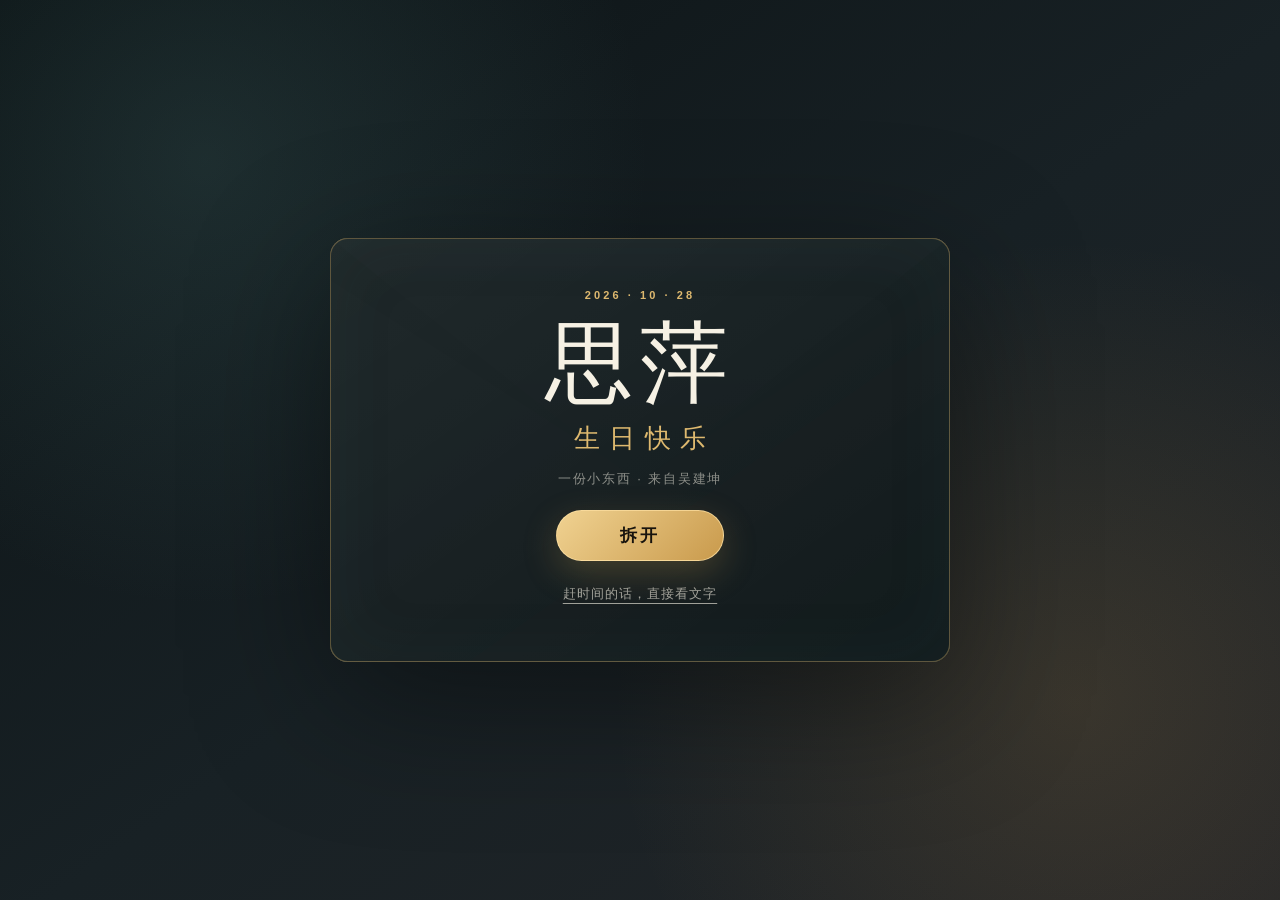
<file: index.html>
﻿<!doctype html>
<html lang="zh-CN">
<head>
  <meta charset="UTF-8">
  <meta http-equiv="X-UA-Compatible" content="IE=edge">
  <meta name="viewport" content="width=device-width, initial-scale=1, viewport-fit=cover">
  <meta name="theme-color" content="#0b1214">
  <meta name="robots" content="noindex,nofollow,noarchive">
  <meta name="referrer" content="no-referrer">
  <title>思萍，生日快乐</title>
  <link rel="stylesheet" href="css/birthday.css">
  <link rel="stylesheet" href="css/login.css">
</head>
<body class="login-page friend-cover">
  <iframe class="birthday-frame" id="birthdayFrame" src="about:blank" title="思萍的生日祝福" allow="autoplay; fullscreen"></iframe>

  <main class="cover-stage" id="coverStage">
    <div class="letter-envelope" id="letterEnvelope">
      <div class="letter-envelope__back"></div>

      <div class="letter-paper">
        <span class="letter-paper__date">2026 · 10 · 28</span>
        <h2>思萍：</h2>
        <p>生日快乐！<br>没什么大事，就是记得这个有些特别的日子。<br>做了个有意思的小东西，你慢慢看。<br>不用急着回，希望你能喜欢。</p>
        <strong>建坤</strong>
        <button class="letter-next" id="letterNextButton" type="button" hidden>下一步</button>
      </div>

      <div class="letter-envelope__pocket"></div>
      <div class="letter-envelope__flap"></div>

      <div class="letter-envelope__front">
        <p class="letter-cover__kicker">2026 · 10 · 28</p>
        <h1 class="letter-cover__title">思萍</h1>
        <p class="letter-cover__wish">生日快乐</p>
        <p class="letter-cover__name">一份小东西 · 来自吴建坤</p>
        <button class="receive-button" id="receiveButton" type="button">拆开</button>
        <button class="skip-button" id="skipButton" type="button" hidden>赶时间的话，直接看文字</button>
      </div>
    </div>
  </main>

  <button class="audio-toggle shell-audio-toggle" id="shellAudioToggle" type="button" data-playing="false" aria-label="播放或暂停背景音乐">♪</button>
  <audio id="shellAudio" src="music/1.mp3?v=3" preload="auto" loop playsinline></audio>

  <script src="js/login.js"></script>
</body>
</html>
</file>
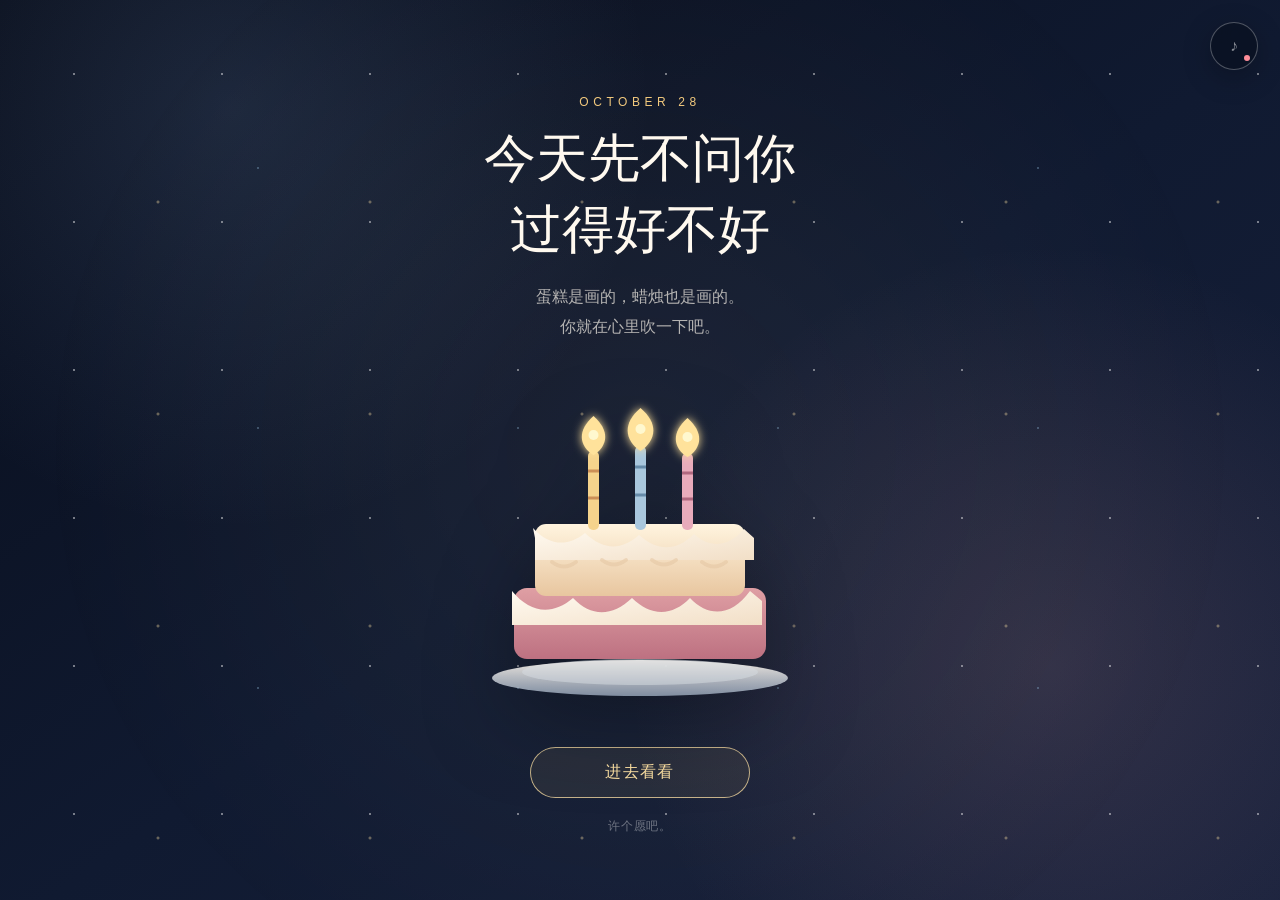
<file: html/BirthdayCake.html>
﻿<!doctype html>
<html lang="zh-CN">
<head>
  <meta charset="UTF-8">
  <meta http-equiv="X-UA-Compatible" content="IE=edge">
  <meta name="viewport" content="width=device-width, initial-scale=1, viewport-fit=cover">
  <meta name="theme-color" content="#090f1f">
  <meta name="robots" content="noindex,nofollow,noarchive">
  <meta name="referrer" content="no-referrer">
  <title>给你“做”了个蛋糕</title>
  <link rel="stylesheet" href="../css/birthday.css">
  <link rel="stylesheet" href="../css/cake.css">
  <link rel="stylesheet" href="../css/page-enter.css">
</head>
<body class="cake-page">
  <div class="page-enter-curtain" id="pageEnterCurtain" aria-hidden="true"></div>
  <div class="starfield" aria-hidden="true"></div>

  <main class="cake-shell">
    <div class="cake-content">
      <p class="cake-kicker">OCTOBER 28</p>
      <h1 class="cake-title">今天先不问你<br>过得好不好</h1>
      <p class="cake-copy">蛋糕是画的，蜡烛也是画的。<br>你就在心里吹一下吧。</p>

      <svg class="cake-art" viewBox="0 0 420 360" role="img" aria-label="插着蜡烛的生日蛋糕">
        <defs>
          <linearGradient id="plate" x1="0" y1="0" x2="0" y2="1">
            <stop offset="0%" stop-color="#f8f1e8" stop-opacity="0.96"/>
            <stop offset="100%" stop-color="#9faec2" stop-opacity="0.78"/>
          </linearGradient>
          <linearGradient id="cakeTop" x1="0" y1="0" x2="0" y2="1">
            <stop offset="0%" stop-color="#fff4df"/>
            <stop offset="100%" stop-color="#e8c69f"/>
          </linearGradient>
          <linearGradient id="cakeBottom" x1="0" y1="0" x2="0" y2="1">
            <stop offset="0%" stop-color="#df9fa4"/>
            <stop offset="100%" stop-color="#bd7181"/>
          </linearGradient>
          <linearGradient id="icing" x1="0" y1="0" x2="1" y2="1">
            <stop offset="0%" stop-color="#fffaf1"/>
            <stop offset="100%" stop-color="#f2dfc7"/>
          </linearGradient>
          <filter id="flameGlow" x="-200%" y="-200%" width="400%" height="400%">
            <feGaussianBlur stdDeviation="5" result="blur"/>
            <feMerge>
              <feMergeNode in="blur"/>
              <feMergeNode in="SourceGraphic"/>
            </feMerge>
          </filter>
        </defs>

        <ellipse cx="210" cy="319" rx="148" ry="18" fill="url(#plate)"/>
        <ellipse cx="210" cy="313" rx="118" ry="13" fill="#d7dce2" opacity="0.52"/>
        <rect x="84" y="229" width="252" height="71" rx="13" fill="url(#cakeBottom)"/>
        <path d="M82 232c18 22 40 25 61 7 18 19 39 19 59 0 19 19 41 18 58 0 19 20 42 18 60-7l12 10v24H82v-24Z" fill="url(#icing)"/>
        <rect x="105" y="165" width="210" height="72" rx="11" fill="url(#cakeTop)"/>
        <path d="M103 169c16 18 35 19 52 5 18 17 36 18 54 2 18 16 37 17 55-1 15 14 34 14 50-5l10 9v22H105v-22Z" fill="url(#icing)"/>
        <path d="M122 203c8 6 16 6 24 0M172 201c8 6 16 6 24 0M222 201c8 6 16 6 24 0M272 203c8 6 16 6 24 0" fill="none" stroke="#e7c9a5" stroke-width="4" stroke-linecap="round" opacity="0.6"/>

        <g>
          <rect x="158" y="92" width="11" height="79" rx="5" fill="#f5d38c"/>
          <path d="M158 112h11M158 139h11" stroke="#cc8f57" stroke-width="3"/>
          <path class="cake-flame" d="M163.5 57c18 16 13 31 0 39-13-8-18-23 0-39Z" fill="#ffe29b" filter="url(#flameGlow)"/>
          <circle cx="163.5" cy="76" r="5" fill="#fff8cf"/>
        </g>
        <g>
          <rect x="205" y="87" width="11" height="84" rx="5" fill="#a9c7dd"/>
          <path d="M205 108h11M205 136h11" stroke="#668ba9" stroke-width="3"/>
          <path class="cake-flame" d="M210.5 49c20 17 14 34 0 43-14-9-20-26 0-43Z" fill="#ffe29b" filter="url(#flameGlow)" style="animation-delay:120ms"/>
          <circle cx="210.5" cy="70" r="5" fill="#fff8cf"/>
        </g>
        <g>
          <rect x="252" y="94" width="11" height="77" rx="5" fill="#e8abbb"/>
          <path d="M252 114h11M252 140h11" stroke="#af687f" stroke-width="3"/>
          <path class="cake-flame" d="M257.5 59c18 16 13 31 0 39-13-8-18-23 0-39Z" fill="#ffe29b" filter="url(#flameGlow)" style="animation-delay:240ms"/>
          <circle cx="257.5" cy="78" r="5" fill="#fff8cf"/>
        </g>
      </svg>

      <div class="cake-actions">
        <a class="soft-link" href="Memories.html?music=1">进去看看</a>
      </div>
      <p class="cake-footnote">许个愿吧。</p>
    </div>
  </main>

  <audio id="birthdayAudio" src="../music/1.mp3?v=3" preload="none" loop playsinline></audio>
  <script src="../js/page-enter.js"></script>
  <script src="../js/birthday-audio.js"></script>
</body>
</html>
</file>
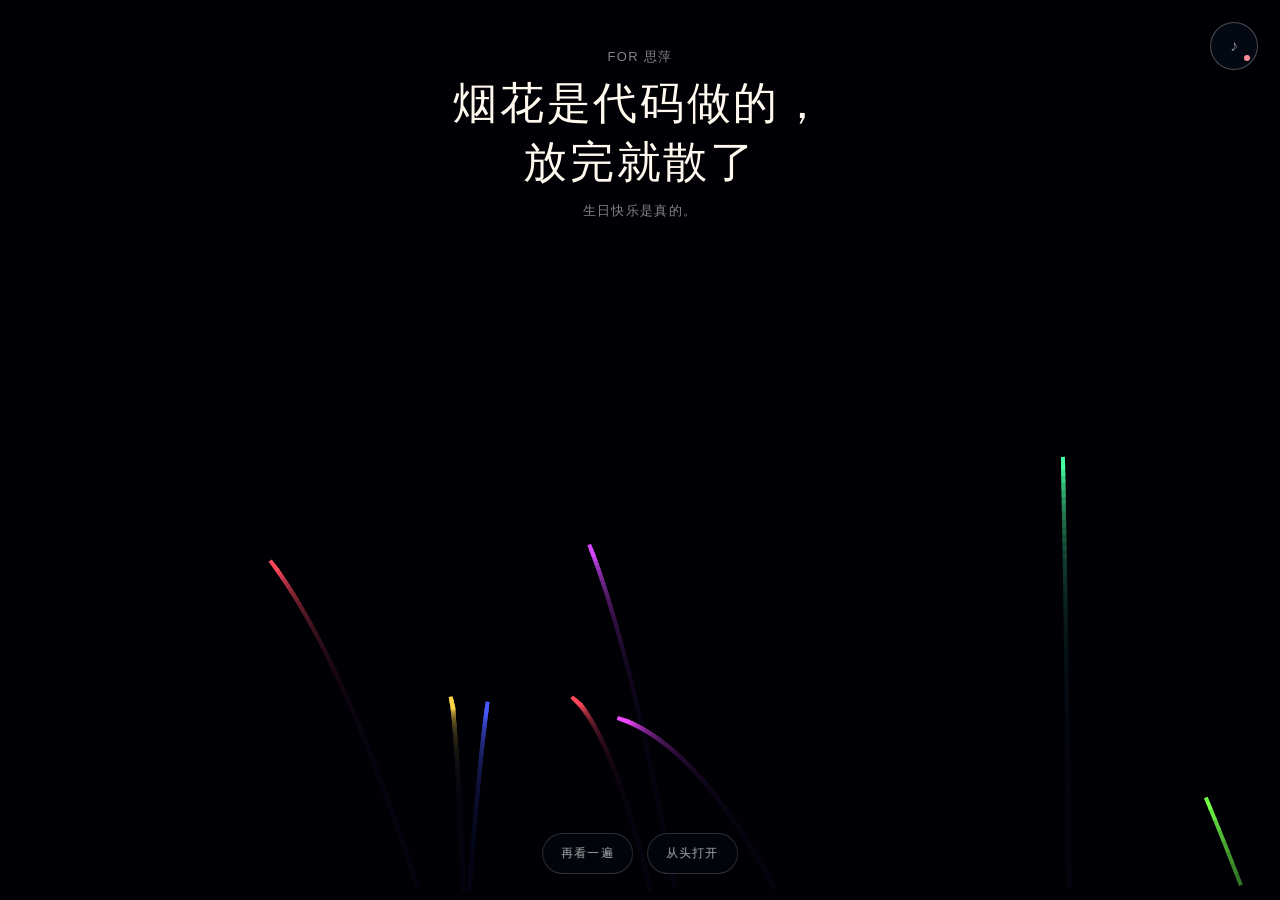
<file: html/EasterEgg.html>
﻿<!doctype html>
<html lang="zh-CN">
<head>
  <meta charset="UTF-8">
  <meta http-equiv="X-UA-Compatible" content="IE=edge">
  <meta name="viewport" content="width=device-width, initial-scale=1, viewport-fit=cover">
  <meta name="theme-color" content="#030711">
  <meta name="robots" content="noindex,nofollow,noarchive">
  <meta name="referrer" content="no-referrer">
  <title>也请你看场“赛博”烟花</title>
  <link rel="stylesheet" href="../css/birthday.css">
  <link rel="stylesheet" href="../css/easter.css">
</head>
<body class="egg-page">
  <canvas></canvas>
  <canvas></canvas>
  <canvas></canvas>

  <header class="egg-copy">
    <p class="eyebrow">FOR 思萍</p>
    <h1>烟花是代码做的，<br>放完就散了</h1>
    <p>生日快乐是真的。</p>
  </header>

  <footer class="egg-footer">
    <a href="Memories.html?music=1">再看一遍</a>
    <a href="../index.html" target="_top">从头打开</a>
  </footer>

  <audio id="birthdayAudio" src="../music/1.mp3?v=3" preload="none" loop playsinline></audio>
  <script>
    class Shard {
      constructor(x, y, hue) {
        this.x = x;
        this.y = y;
        this.hue = hue;
        this.lightness = 50;
        this.size = 12 + Math.random() * 10;
        const angle = Math.random() * 2 * Math.PI;
        const blastSpeed = 1 + Math.random() * 6;
        this.xSpeed = Math.cos(angle) * blastSpeed;
        this.ySpeed = Math.sin(angle) * blastSpeed;
        this.target = getTarget();
        this.ttl = 110;
        this.timer = 0;
      }

      draw() {
        ctx2.fillStyle = `hsl(${this.hue}, 100%, ${this.lightness}%)`;
        ctx2.beginPath();
        ctx2.arc(this.x, this.y, this.size, 0, 2 * Math.PI);
        ctx2.closePath();
        ctx2.fill();
      }

      update() {
        if (this.target) {
          const dx = this.target.x - this.x;
          const dy = this.target.y - this.y;
          const distance = Math.sqrt(dx * dx + dy * dy);
          const angle = Math.atan2(dy, dx);
          const tx = Math.cos(angle) * 5;
          const ty = Math.sin(angle) * 5;

          this.size = lerp(this.size, 1.4, 0.05);

          if (distance < 5) {
            this.lightness = lerp(this.lightness, 100, 0.012);
            this.xSpeed = 0;
            this.ySpeed = 0;
            this.x = lerp(this.x, this.target.x + fidelity / 2, 0.06);
            this.y = lerp(this.y, this.target.y + fidelity / 2, 0.06);
            this.timer += 1;
          } else if (distance < 12) {
            this.lightness = lerp(this.lightness, 100, 0.01);
            this.xSpeed = lerp(this.xSpeed, tx, 0.1);
            this.ySpeed = lerp(this.ySpeed, ty, 0.1);
            this.timer += 1;
          } else {
            this.xSpeed = lerp(this.xSpeed, tx, 0.025);
            this.ySpeed = lerp(this.ySpeed, ty, 0.025);
          }
        } else {
          this.ySpeed += 0.045;
          this.size = lerp(this.size, 1, 0.05);
          if (this.y > c2.height) {
            const index = shards.indexOf(this);
            if (index >= 0) {
              shards.splice(index, 1);
            }
          }
        }

        this.x += this.xSpeed;
        this.y += this.ySpeed;
      }
    }

    class Rocket {
      constructor() {
        const quarterWidth = c2.width / 4;
        this.x = quarterWidth + Math.random() * (c2.width - quarterWidth);
        this.y = c2.height - 15;
        this.angle = Math.random() * Math.PI / 4 - Math.PI / 6;
        this.blastSpeed = 6 + Math.random() * 7;
        this.xSpeed = Math.sin(this.angle) * this.blastSpeed;
        this.ySpeed = -Math.cos(this.angle) * this.blastSpeed;
        this.hue = Math.floor(Math.random() * 360);
      }

      draw() {
        ctx2.save();
        ctx2.translate(this.x, this.y);
        ctx2.rotate(Math.atan2(this.ySpeed, this.xSpeed) + Math.PI / 2);
        ctx2.fillStyle = `hsl(${this.hue}, 100%, 64%)`;
        ctx2.fillRect(0, 0, 4, 13);
        ctx2.restore();
      }

      update() {
        this.x += this.xSpeed;
        this.y += this.ySpeed;
        this.ySpeed += 0.1;
      }

      explode() {
        for (let i = 0; i < 70; i += 1) {
          shards.push(new Shard(this.x, this.y, this.hue));
        }
      }
    }

    const [c1, c2, c3] = document.querySelectorAll('canvas');
    const [ctx1, ctx2, ctx3] = [c1, c2, c3].map((canvas) => canvas.getContext('2d'));
    const rockets = [];
    const shards = [];
    const targets = [];
    const fidelity = 3;
    const text = '思萍，生日快乐';
    let fontSize = 200;
    let textWidth = 99999999;
    let counter = 0;
    let lastTime = performance.now();

    function sizeCanvases() {
      c1.style.opacity = '0';
      c2.width = c3.width = window.innerWidth;
      c2.height = c3.height = window.innerHeight;

      ctx1.font = '900 200px Microsoft YaHei, sans-serif';
      textWidth = ctx1.measureText(text).width;
      fontSize = 200;

      while (textWidth > window.innerWidth * 0.9) {
        fontSize -= 2;
        ctx1.font = `900 ${fontSize}px Microsoft YaHei, sans-serif`;
        textWidth = ctx1.measureText(text).width;
      }

      c1.width = Math.ceil(textWidth);
      c1.height = Math.ceil(fontSize * 1.5);
      ctx1.font = `900 ${fontSize}px Microsoft YaHei, sans-serif`;
      ctx1.textBaseline = 'top';
      ctx1.fillStyle = '#000';
      ctx1.fillText(text, 0, fontSize * 0.16);

      targets.length = 0;
      const imageData = ctx1.getImageData(0, 0, c1.width, c1.height);
      for (let i = 0; i < imageData.data.length; i += 4) {
        const alpha = imageData.data[i + 3];
        const x = Math.floor(i / 4) % imageData.width;
        const y = Math.floor(i / 4 / imageData.width);
        if (alpha && x % fidelity === 0 && y % fidelity === 0) {
          targets.push({ x, y });
        }
      }

      ctx3.fillStyle = '#fff';
      ctx3.shadowColor = '#fff';
      ctx3.shadowBlur = 18;
    }

    function getTarget() {
      if (targets.length === 0) {
        return null;
      }
      const index = Math.floor(Math.random() * targets.length);
      let target = targets[index];
      targets.splice(index, 1);
      return {
        x: target.x + c2.width / 2 - textWidth / 2,
        y: target.y + c2.height / 2 - fontSize / 2
      };
    }

    function lerp(a, b, amount) {
      return Math.abs(b - a) > 0.1 ? a + amount * (b - a) : b;
    }

    sizeCanvases();
    document.body.dataset.eggReady = 'true';
    document.body.dataset.fireworks = 'running';

    (function loop(now) {
      const delta = Math.min((now - lastTime) / 16.67, 2.4);
      lastTime = now;

      ctx2.fillStyle = 'rgba(3, 7, 17, 0.105)';
      ctx2.fillRect(0, 0, c2.width, c2.height);
      counter += delta;

      if (counter % 17 < 1) {
        rockets.push(new Rocket());
      }

      rockets.forEach((rocket, index) => {
        rocket.update();
        rocket.draw();
        if (rocket.ySpeed > 0) {
          rocket.explode();
          rockets.splice(index, 1);
        }
      });

      shards.forEach((shard, index) => {
        shard.draw();
        shard.update();
        if (shard.timer >= shard.ttl || shard.lightness >= 99) {
          ctx3.fillRect(shard.target.x, shard.target.y, fidelity + 1, fidelity + 1);
          shards.splice(index, 1);
        }
      });

      requestAnimationFrame(loop);
    }(performance.now()));

    window.addEventListener('resize', function () {
      window.location.reload();
    });
  </script>
  <script src="../js/birthday-audio.js"></script>
</body>
</html>
</file>
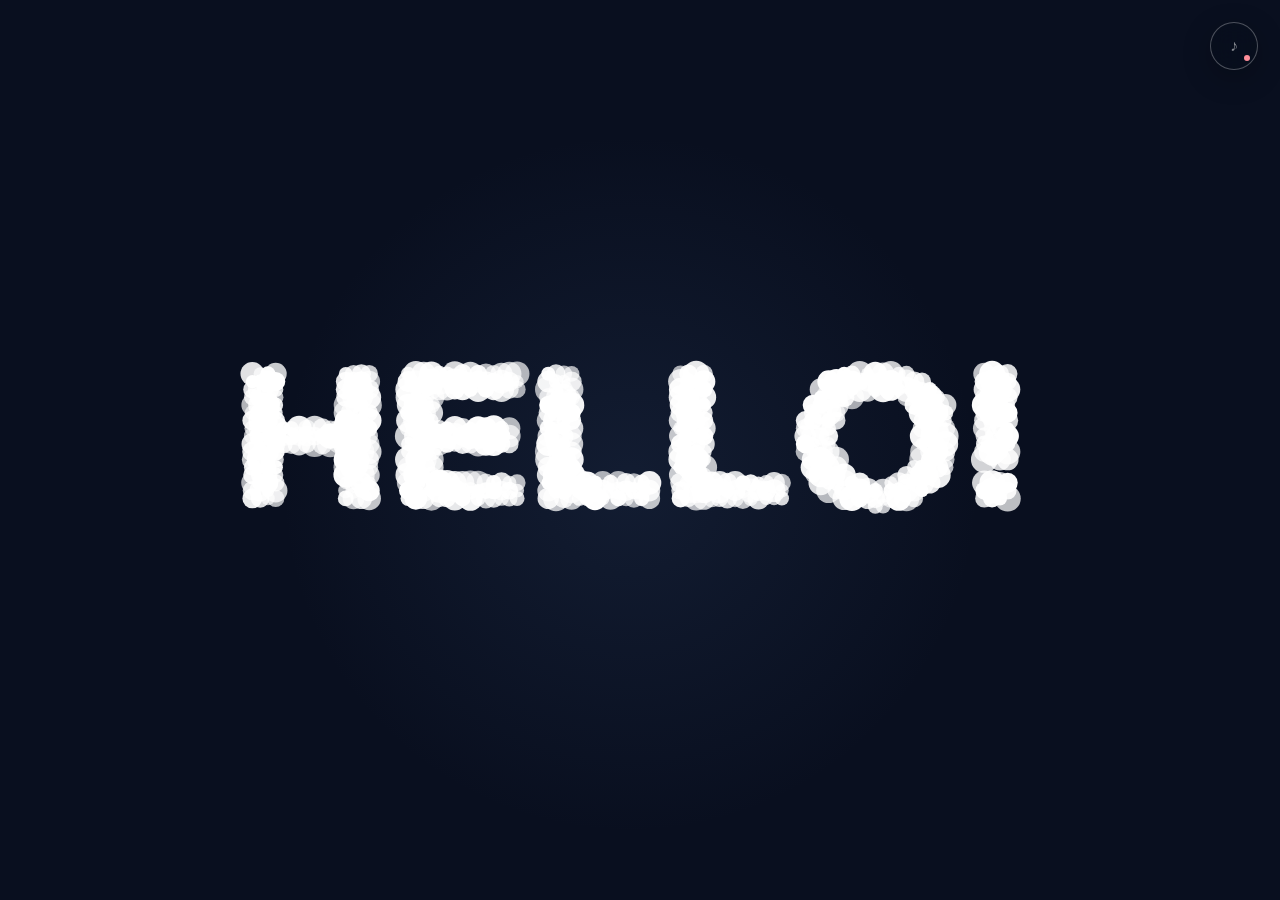
<file: html/index1.html>
﻿<!doctype html>
<html lang="zh-CN">
<head>
  <meta charset="UTF-8">
  <meta http-equiv="X-UA-Compatible" content="IE=edge">
  <meta name="viewport" content="width=device-width, initial-scale=1, viewport-fit=cover">
  <meta name="theme-color" content="#090f1f">
  <meta name="robots" content="noindex,nofollow,noarchive">
  <meta name="referrer" content="no-referrer">
  <title>生日快乐，思萍</title>
  <link rel="stylesheet" href="../css/normalize.css">
  <link rel="stylesheet" href="../css/stylel.css">
  <link rel="stylesheet" href="../css/birthday.css">
  <link rel="stylesheet" href="../css/cake-intro.css?v=2">
  <style>
    html,
    body,
    .canvas {
      background:
        radial-gradient(circle at 50% 55%, rgba(68, 99, 148, 0.16), transparent 44%),
        #090f1f !important;
    }

    .ui,
    .help,
    .overlay {
      display: none !important;
    }

    .canvas {
      width: calc(100vw - 20px);
      height: calc(100vh - 20px);
    }
  </style>
</head>
<body class="particle-page">
  <canvas class="canvas" aria-hidden="true"></canvas>
  <div class="help" aria-hidden="true">?</div>
  <div class="ui" aria-hidden="true">
    <input class="ui-input" type="text" tabindex="-1">
    <span class="ui-return">↵</span>
  </div>
  <div class="cake-arrival" id="cakeArrival" aria-hidden="true">
    <div class="cake-arrival__scene" id="cakeArrivalScene"></div>
    <div class="cake-arrival__copy">
      <span>下一幕 · 点亮蜡烛</span>
      <p>许个愿吧，愿望不用告诉任何人。</p>
    </div>
    <div class="cake-arrival__actions">
      <button class="blow-button" id="blowCandleButton" type="button">吹蜡烛</button>
    </div>
  </div>

  <template id="cakeAnimationTemplate">
  <div class="cake-arrival__piece">
    <div class="cake-candles" aria-hidden="true">
      <span class="cake-candle cake-candle--gold"><i class="cake-flame"></i><i class="cake-smoke"></i></span>
      <span class="cake-candle cake-candle--blue"><i class="cake-flame"></i><i class="cake-smoke"></i></span>
      <span class="cake-candle cake-candle--rose"><i class="cake-flame"></i><i class="cake-smoke"></i></span>
    </div>
<svg id="cakeIntro" version="1.1" x="0px" y="0px" width="200px" height="500px" viewBox="0 0 200 500"
      enable-background="new 0 0 200 500" xml:space="preserve">
      <path class="cake-part cake-part-6" fill="#7F9DCC" d="M173.667-13.94c-49.298,0-102.782,0-147.334,0c-3.999,0-4-16.002,0-16.002
    		c44.697,0,96.586,0,147.334,0C177.667-29.942,177.668-13.94,173.667-13.94z">
        <animate id="bizcocho_3" attributeName="d" calcMode="spline" keySplines="0 0 1 1; 0 0 1 1" begin="relleno_2.end"
          dur="0.3s" fill="freeze" values="
                              M173.667-13.94c-49.298,0-102.782,0-147.334,0c-3.999,0-4-16.002,0-16.002
    		c44.697,0,96.586,0,147.334,0C177.667-29.942,177.668-13.94,173.667-13.94z
                              ;
                              M173.667,411.567c-47.995,12.408-102.955,12.561-147.334,0
    		c-3.848-1.089-0.189-16.089,3.661-15.002c44.836,12.66,90.519,12.753,139.427,0.07
    		C173.293,395.631,177.541,410.566,173.667,411.567z
                              ;
                              M173.667,427.569c-49.795,0-101.101,0-147.334,0c-3.999,0-4-16.002,0-16.002
    		c46.385,0,97.539,0,147.334,0C177.668,411.567,177.667,427.569,173.667,427.569z
                              " />
      </path>
      <path class="cake-part cake-part-5" fill="#B2D9EF" d="M100-178.521c1.858,0,3.364,1.506,3.364,3.363c0,0,0,33.17,0,44.227
    		c0,19.144,0,57.431,0,76.574c0,10.152,0,40.607,0,40.607c0,1.858-1.506,3.364-3.364,3.364l0,0c-1.858,0-3.364-1.506-3.364-3.364c0,0,0-30.455,0-40.607c0-19.144,0-57.432,0-76.575c0-11.057,0-44.226,0-44.226C96.636-177.015,98.142-178.521,100-178.521
    		L100-178.521z">
        <animate id="relleno_2" attributeName="d" calcMode="spline" keySplines="0 0 1 1; 0 0 1 1; 0 0 0.58 1"
          begin="bizcocho_2.end" dur="0.5s" fill="freeze" values="
                              M100-178.521c1.858,0,3.364,1.506,3.364,3.363c0,0,0,33.17,0,44.227
    		c0,19.144,0,57.431,0,76.574c0,10.152,0,40.607,0,40.607c0,1.858-1.506,3.364-3.364,3.364l0,0c-1.858,0-3.364-1.506-3.364-3.364c0,0,0-30.455,0-40.607c0-19.144,0-57.432,0-76.575c0-11.057,0-44.226,0-44.226C96.636-177.015,98.142-178.521,100-178.521
    		L100-178.521z
                              ;
                              M100,267.257c1.858,0,3.364,1.506,3.364,3.363c0,0,0,33.17,0,44.227
    		c0,19.143,0,57.43,0,76.574c0,10.151,0,40.606,0,40.606c0,1.858-1.506,3.364-3.364,3.364l0,0c-1.858,0-3.364-1.506-3.364-3.364
    		c0,0,0-30.455,0-40.606c0-19.145,0-57.432,0-76.576c0-11.057,0-44.225,0-44.225C96.636,268.763,98.142,267.257,100,267.257
    		L100,267.257z
                              ;
                              M93.928,405.433c-0.655,6.444-0.102,9.067,2.957,11.798c0,0,8.083,5.571,16.828,3.503
    		c18.629-4.406,43.813,6.194,50.792,7.791c14.75,3.375,9.162,6.867,9.162,6.867c-2.412,2.258-58.328,0-73.667,0l0,0
    		c-1.858,0-69.995,2.133-73.667,0c0,0-3.337-2.439,6.172-5.992c11.375-4.25,52.875,8.822,47.139-9.442
    		c-6.333-20.167,5.226-21.514,5.226-21.514c3.435-0.915,12.78-6.663,10.923-0.546L93.928,405.433z
                              ;
                              M102.242,427.569c5.348,0,14.079,0,17.462,0c0,0,17.026,0,27.504,0
    		c19.143,0,20.39-3.797,26.459,0c3,1.877,0,7.823,0,7.823c-2.412,2.258-58.328,0-73.667,0l0,0c-1.858,0-67.187,0-73.667,0
    		c0,0-4.125-4.983,0-7.823c5.201-3.58,16.085,0,23.725,0c8.841,0,20.762,0,20.762,0c3.686,0,8.597,0,19.511,0H102.242z
                              " />
      </path>
      <path class="cake-part cake-part-4" fill="#F3CF83" d="M173.667-15.929c-46.512,0-105.486,0-147.334,0c-3.999,0-4-16.002,0-16.002
    		c43.566,0,97.96,0,147.334,0C177.667-31.931,177.666-15.929,173.667-15.929z">
        <animate id="bizcocho_2" attributeName="d" calcMode="spline" keySplines="0 0 1 1; 0 0 1 1; 0.25 0 0.58 1"
          begin="relleno_1.end" dur="0.5s" fill="freeze" values="
                              M173.667-15.929c-46.512,0-105.486,0-147.334,0c-3.999,0-4-16.002,0-16.002
    		c43.566,0,97.96,0,147.334,0C177.667-31.931,177.666-15.929,173.667-15.929z
                              ;
                              M173.434,445.393c-47.269,8.001-105.245,8.001-147.334,0c-3.929-0.747-0.692-16.543,3.243-15.824
    		c43.828,8.001,92.165,8.001,140.739,0C174.029,428.918,177.377,444.726,173.434,445.393z
                              ;
                              M173.667,449.514c-47.576-5.454-102.799-5.744-147.333,0c-3.966,0.512-3.938-15.297,0-16.002
    		c43.683-7.823,97.646-8.026,147.333,0C177.616,434.15,177.642,449.969,173.667,449.514z
                              ;
                              M173.667,451.394c-49.298,0-102.782,0-147.334,0c-3.999,0-4-16.002,0-16.002
    		c44.697,0,96.586,0,147.334,0C177.667,435.392,177.668,451.394,173.667,451.394z
                              " />
      </path>
      <path class="cake-part cake-part-2" fill="#6F92BF" d="M101.368-73.685c0,12.164,0,15.18,0,28.519c0,22.702,0-13.661,0,8.304c0,14.48,0,18.233,0,30.512
    		c0,1.753-2.958,1.847-2.958,0c0-12.68,0-16.277,0-30.401c0-21.983,0,11.66,0-8.305c0-13.027,0-15.992,0-28.628
    		C98.411-75.883,101.368-75.592,101.368-73.685z">
        <animate id="relleno_1" attributeName="d" calcMode="spline" keySplines="0 0 1 1; 0 0 1 1; 0 0 0.6 1"
          begin="bizcocho_1.end" dur="0.5s" fill="freeze" values="
                              M101.368-73.685c0,12.164,0,15.18,0,28.519c0,22.702,0-13.661,0,8.304c0,14.48,0,18.233,0,30.512
    		c0,1.753-2.958,1.847-2.958,0c0-12.68,0-16.277,0-30.401c0-21.983,0,11.66,0-8.305c0-13.027,0-15.992,0-28.628
    		C98.411-75.883,101.368-75.592,101.368-73.685z
                              ;
                              M101.368,350.885c0,12.164,0,65.18,0,78.518c0,22.703,0-33.66,0-11.695c0,14.48,0,28.232,0,40.512
    		c0,1.753-2.958,1.847-2.958,0c0-12.68,0-26.277,0-40.402c0-21.982,0,31.66,0,11.695c0-13.027,0-65.992,0-78.627
    		C98.411,348.686,101.368,348.977,101.368,350.885z
                              ;
                              M128.38,447.567c37.626,6.312,39.303,13.658,26.833,12.833c-22.653-1.499-13.636-0.831-23.302-0.831
    		c-14.48,0-17.884,0-30.163,0c-2.087,0-2.068,0-3.915,0c-13.333,0-8.963,0-23.088,0c-11.668,0-14.062,5.995-27.532,1.164
    		c-12.629-4.529,38.667-3.167,46.833-17.333C100.077,432.94,105.546,443.736,128.38,447.567z
                              ;
                              M173.667,451.394c2.875,0,2.997,9.257,0,9.131c-22.662-0.956-32.09-0.956-41.756-0.956
    		c-14.48,0-17.884,0-30.163,0c-2.087,0-2.068,0-3.915,0c-13.333,0-8.963,0-23.088,0c-11.668,0-34.99-0.294-48.412,1.831
    		c-4.109,0.65-3.01-10.006,0-10.006C37.129,451.394,149.379,451.394,173.667,451.394z
                              " />
      </path>
      <path class="cake-part cake-part-3" fill="#D99BA3" d="M173.667,21.571c-33.174,0-111.467,0-147.334,0c-4,0-4-16.002,0-16.002c39.836,0,105.982,0,147.334,0
    		C177.668,5.569,177.667,21.571,173.667,21.571z">
        <animate id="bizcocho_1" attributeName="d" calcMode="spline"
          keySplines="0 0 1 1; 0 0 1 1; 0 0 1 1; 0.25 0 1 1; 0 0 1 1; 0.25 0 0.6 1" begin="2s" dur="0.8s" fill="freeze"
          values="
                              M173.667,21.571c-33.174,0-111.467,0-147.334,0c-4,0-4-16.002,0-16.002c39.836,0,105.982,0,147.334,0
    		C177.668,5.569,177.667,21.571,173.667,21.571z
                              ;
                              M173.667,459.569c-33.197,16.002-110.782,16.002-147.334,0c-3.664-1.604,1.614-15.617,5.337-14.153
    		c40.702,16.002,94.289,16.104,136.505,0.103C171.917,444.1,177.271,457.832,173.667,459.569z
                              ;
                              M171.817,475.571c-39.361-3.001-105.438-2.571-143.556,0c-3.991,0.27-7.377-14.736-3.387-15.014
    		c41.553-2.888,104.421-3.121,150.51-0.233C179.378,460.574,175.806,475.875,171.817,475.571z
                              ;
                              M171.817,459.564c-38.8-12.188-104.504-13.762-143.556,0c-3.772,1.329-7.961-12.604-4.178-13.905
    		c40.864-14.064,105.114-15.52,151.918-0.973C179.822,445.874,175.634,460.762,171.817,459.564z
                              ;
                              M173.667,475.571c-46.376-5.005-105.924-4.003-147.334,0c-3.981,0.385-3.479-15.421,0.479-16.002
    		c43.087-6.327,97.705-7.083,146.855,0.438C177.621,460.613,177.644,476,173.667,475.571z
                              ;
                              M173.667,474.117c-46.376,1.866-105.638,2.01-147.334,0c-3.995-0.192-3.52-16.144,0.479-16.002
    		c43.794,1.55,96.341,1.541,145.723,0C176.532,457.99,177.663,473.956,173.667,474.117z
                              ;
                              M173.667,475.571c-46.512,0-105.486,0-147.334,0c-3.999,0-4-16.002,0-16.002c43.566,0,97.96,0,147.334,0
    		C177.667,459.569,177.666,475.571,173.667,475.571z
                              " />
      </path>
      <path class="cake-part cake-part-cream" fill="#FFF6DE" d="M104.812,113.216c0,3.119-2.164,5.67-4.812,5.67c-2.646,0-4.812-2.551-4.812-5.67c0-5.594,0-16.782,0-22.375
    	c0-5.143,0-15.427,0-20.568c0-7.333,0-21.998,0-29.33c0-5.523,0-16.569,0-22.092c0-3.295,0-9.885,0-13.181
    	C95.188,2.551,97.353,0,100,0c2.648,0,4.812,2.551,4.812,5.669c0,3.248,0,9.743,0,12.991c0,5.428,0,16.284,0,21.711
    	c0,7.618,0,22.854,0,30.472c0,4.952,0,14.854,0,19.807C104.812,96.292,104.812,107.576,104.812,113.216z">
        <animate id="crema" attributeName="d" calcMode="spline"
          keySplines="0 0 1 1; 0 0 1 1; 0 0 1 1; 0.25 0 1 1; 0 0 1 1; 0 0 0.58 1" begin="bizcocho_3.end" dur="2s"
          fill="freeze" values="
                              M104.812,113.216c0,3.119-2.164,5.67-4.812,5.67c-2.646,0-4.812-2.551-4.812-5.67c0-5.594,0-16.782,0-22.375
    	c0-5.143,0-15.427,0-20.568c0-7.333,0-21.998,0-29.33c0-5.523,0-16.569,0-22.092c0-3.295,0-9.885,0-13.181
    	C95.188,2.551,97.353,0,100,0c2.648,0,4.812,2.551,4.812,5.669c0,3.248,0,9.743,0,12.991c0,5.428,0,16.284,0,21.711
    	c0,7.618,0,22.854,0,30.472c0,4.952,0,14.854,0,19.807C104.812,96.292,104.812,107.576,104.812,113.216z
                              ;
                              M104.812,405.897c0,3.119-2.164,5.67-4.812,5.67c-2.646,0-4.812-2.551-4.812-5.67c0-5.594,0-16.782,0-22.376
    	c0-5.143,0-15.426,0-20.568c0-7.332,0-21.997,0-29.33c0-5.522,0-16.568,0-22.092c0-3.295,0-9.885,0-13.181
    	c0-3.118,2.165-5.669,4.812-5.669c2.648,0,4.812,2.551,4.812,5.669c0,3.247,0,9.743,0,12.991c0,5.428,0,16.283,0,21.711
    	c0,7.618,0,22.854,0,30.473c0,4.951,0,14.854,0,19.807C104.812,388.972,104.812,400.256,104.812,405.897z
                              ;
                              M111.873,411.567c-3.119,0-9.226,0-11.874,0c-2.646,0-7.748,0-10.867,0c-7.086,0-12.698,0-18.292,0
    	c-6.592,0-12.871,7.371-19.166,3.008c-10.043-6.961-7.776-10.169,2.991-17.745c12.61-8.873,27.713,1.994,25.919-7.531
    	c-2.589-13.742,11.008-14.513,11.365-17.789c0.441-4.051,4.235-11.107,8.051-8.175c3.113,2.393,1.007,8.008,0,13.159
    	c-1.871,9.569,8.058,2.113,9.494,14.155c2.592,21.732,21.184-0.675,29.309,7.976c5.216,5.553,18.413,5.552,15.426,12.942
    	c-3.131,7.745-15.825-4.369-23.8,2.903C126.261,418.271,118.301,411.567,111.873,411.567z
                              ;
                              M111.873,411.567c-3.119,0-9.226,0-11.874,0c-2.646,0-9.734,4.069-12.853,4.069
    	c-7.086,0-10.712-4.069-16.306-4.069c-6.592,0-12.12,6.013-19.166,3.008c-7.053-3.008-7.458,2.026-18.659,1.165
    	c-6.832-0.525-7.522-3.034-7.533-6.265c-0.037-10.336,22.073-2.452,36.613-2.628c10.234-0.124,19.856-1.439,37.905-2.102
    	c16.642-0.61,32.699,1.552,46.009,1.927c12.438,0.351,29.663-8.99,31.532,3.315c0.773,5.093-5.605,3.342-11.211,9.579
    	c-5.093,5.667-7.59-4.605-12.965-3.832c-8.269,1.189-14.962-8.537-22.937-1.265C126.261,418.271,118.301,411.567,111.873,411.567z
                              ;
                              M110.946,413.652c-2.904-1.137-8.405-2.748-12.446-0.97c-6.099,2.685-7.273,10.358-13.253,8.242
    	c-7.843-2.775-8.953-5.008-14.546-5.01c-24.653-0.011-4.849,26.507-18.264,26.507c-12.377,0,5.791-33.537-19.422-26.682
    	c-7.703,2.095-9.806-0.942-9.817-4.173c-0.037-10.336,24.357-4.544,38.897-4.72c10.234-0.124,19.856-1.439,37.905-2.102
    	c16.642-0.61,32.699,1.552,46.009,1.927c12.438,0.351,28.973-8.865,31.532,3.315c1.449,6.896,0.318,15.624-3.874,15.624
    	c-7.619,0-1.788-15.192-19.243-7.111c-7.581,3.51-15.963-9.738-26.669,1.066C120.644,426.744,118.381,416.561,110.946,413.652z
                              ;
                              M111.547,413.9c-2.969-0.956-8.775-0.949-13.167-0.5c-14.667,1.5-8.325,16.508-14.667,16.666
    	c-6.667,0.166-0.167-13.5-13.013-14.151c-30.471-1.545-5.572,46.651-18.987,46.651c-12.377,0,10.333-50.166-18.667-44.5
    	c-7.835,1.531-9.537-1.417-9.548-4.647c-0.037-10.336,23.675-5.177,38.215-5.353c10.234-0.124,20.618-1.671,38.667-2.333
    	c16.642-0.61,32.023,1.458,45.333,1.833c12.438,0.351,33.819-8.431,33.199,4.001c-0.532,10.666,0.414,26.166-5.245,25.833
    	c-7.606-0.447-2.954-31.5-19.243-18.899c-7.985,6.177-17.658-5.969-27.377,5.732C118.88,434.066,121.38,417.067,111.547,413.9z
                              ;
                              M111.547,415.233c-6.667-0.834-9.667,4.667-13.833,3.333c-19.649-6.291-8.158,22.176-14.5,22.334
    	c-6.667,0.166,2.833-18-13.333-22.167c-29.544-7.615-9.667,43.833-20.167,43.833c-10.333,0,8.004-55.006-16.833-39
    	c-7.5,4.833-9.508-3.78-9.299-7.004c0.799-12.329,23.592-7.153,38.132-7.329c10.234-0.124,20.238-1.505,38.287-2.167
    	c16.642-0.61,32.903,1.125,46.213,1.5c12.438,0.351,35.058-5.579,31.863,6.451c-5.532,20.833,1.25,28.216-4.409,27.883
    	c-7.606-0.447-6.058-37.895-20.62-23.333c-10.167,10.166-15.972-0.747-25,12C119.547,443.568,121.798,416.515,111.547,415.233z
                              " />
      </path>
      <rect class="come" x="10" y="475.571" fill="#FFF6DE" width="180" height="4" />
    </svg>
  </div>
</template>
  <div class="commands" aria-hidden="true"></div>
  <div class="overlay" aria-hidden="true"></div>

  <div class="birthday-blackout" id="birthdayBlackout" aria-hidden="true"></div>
  <audio id="birthdayAudio" src="../music/1.mp3?v=3" preload="none" loop playsinline></audio>
  <script src="../js/indexl.js?v=2"></script>
  <script src="../js/particle-flow.js"></script>
  <script src="../js/birthday-audio.js"></script>
</body>
</html>
</file>
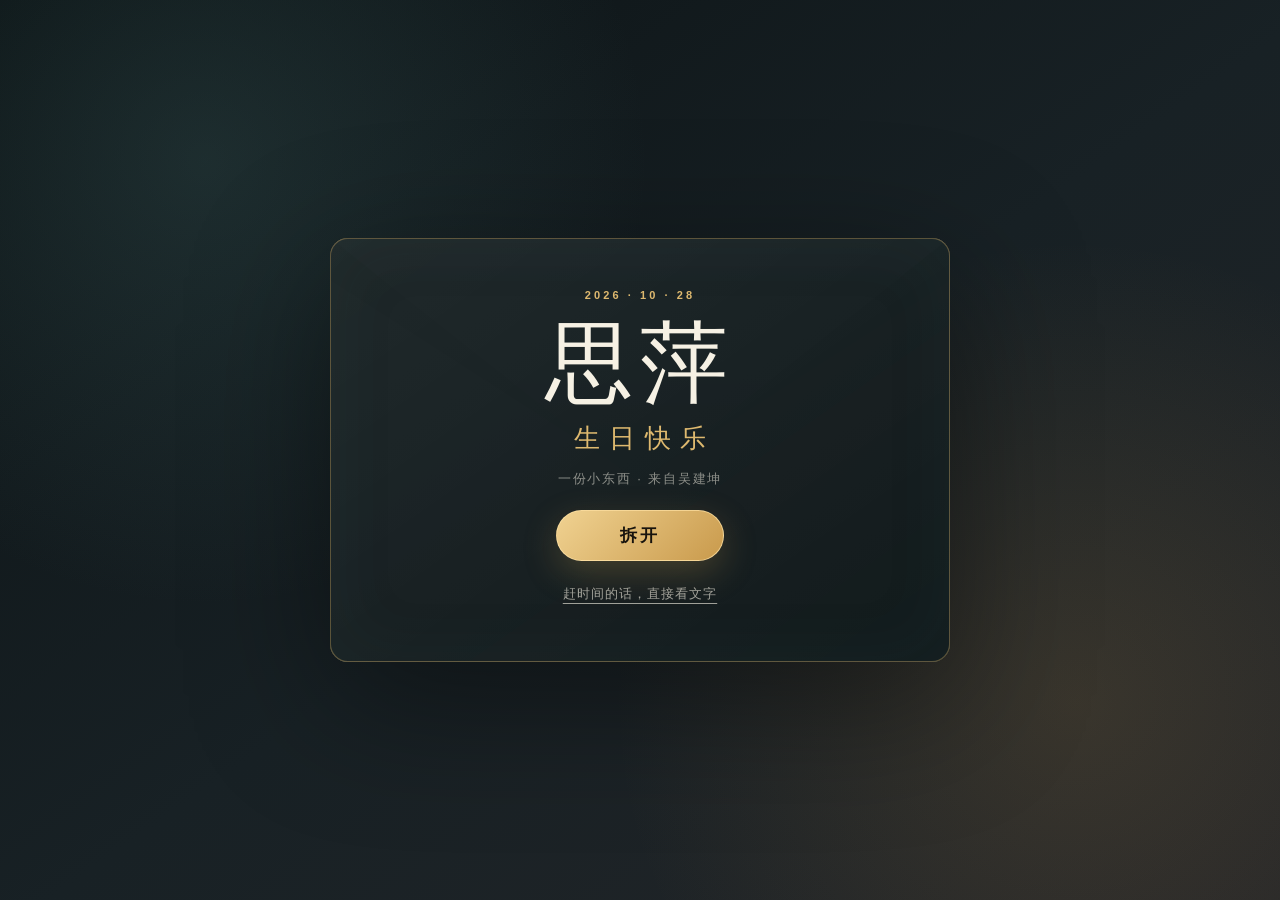
<file: html/login.html>
<!doctype html>
<html lang="zh-CN">
<head>
  <meta charset="utf-8">
  <meta name="robots" content="noindex,nofollow,noarchive">
  <meta http-equiv="refresh" content="0; url=../index.html">
  <meta name="viewport" content="width=device-width, initial-scale=1">
  <title>思萍，生日快乐</title>
</head>
<body style="margin:0;background:#0b1214;color:#fff;font-family:Microsoft YaHei,sans-serif;display:grid;min-height:100vh;place-items:center;">
  <a href="../index.html" style="color:#ffe3a5;">进入思萍的生日祝福</a>
</body>
</html>
</file>
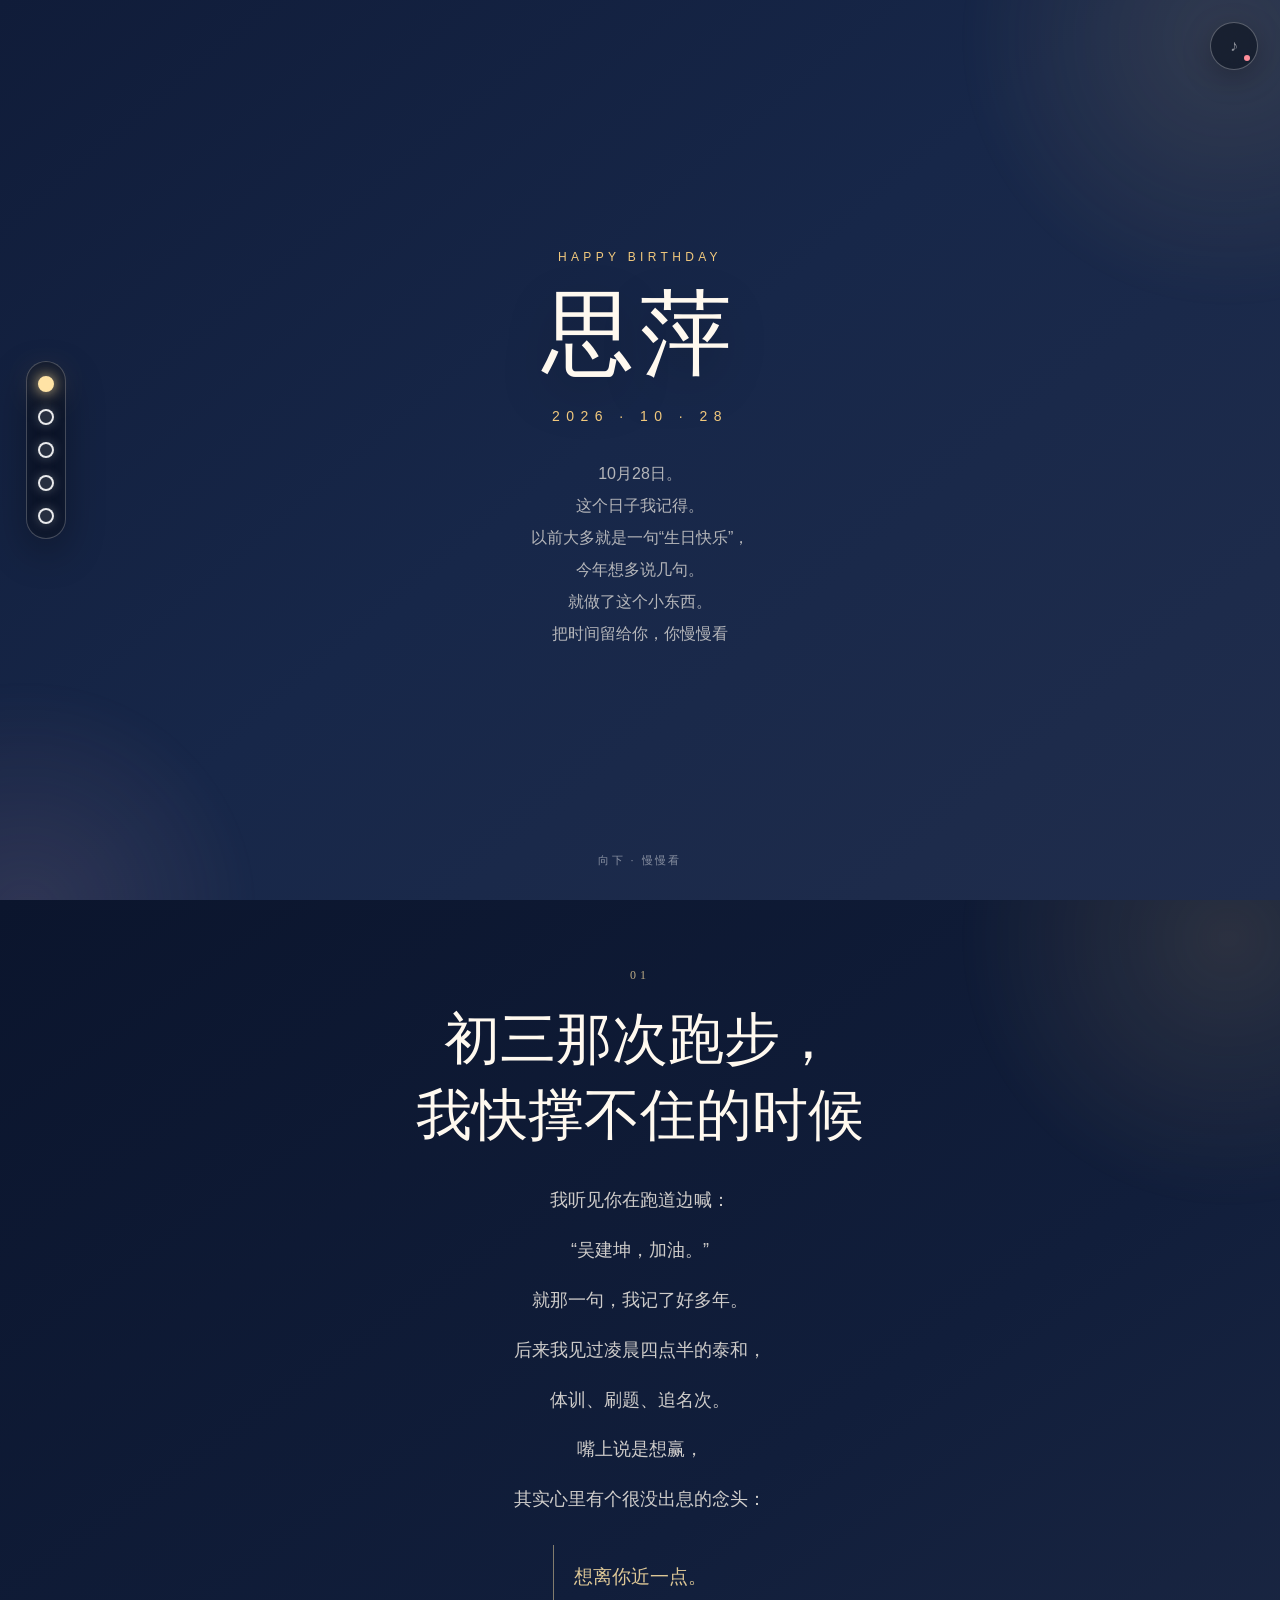
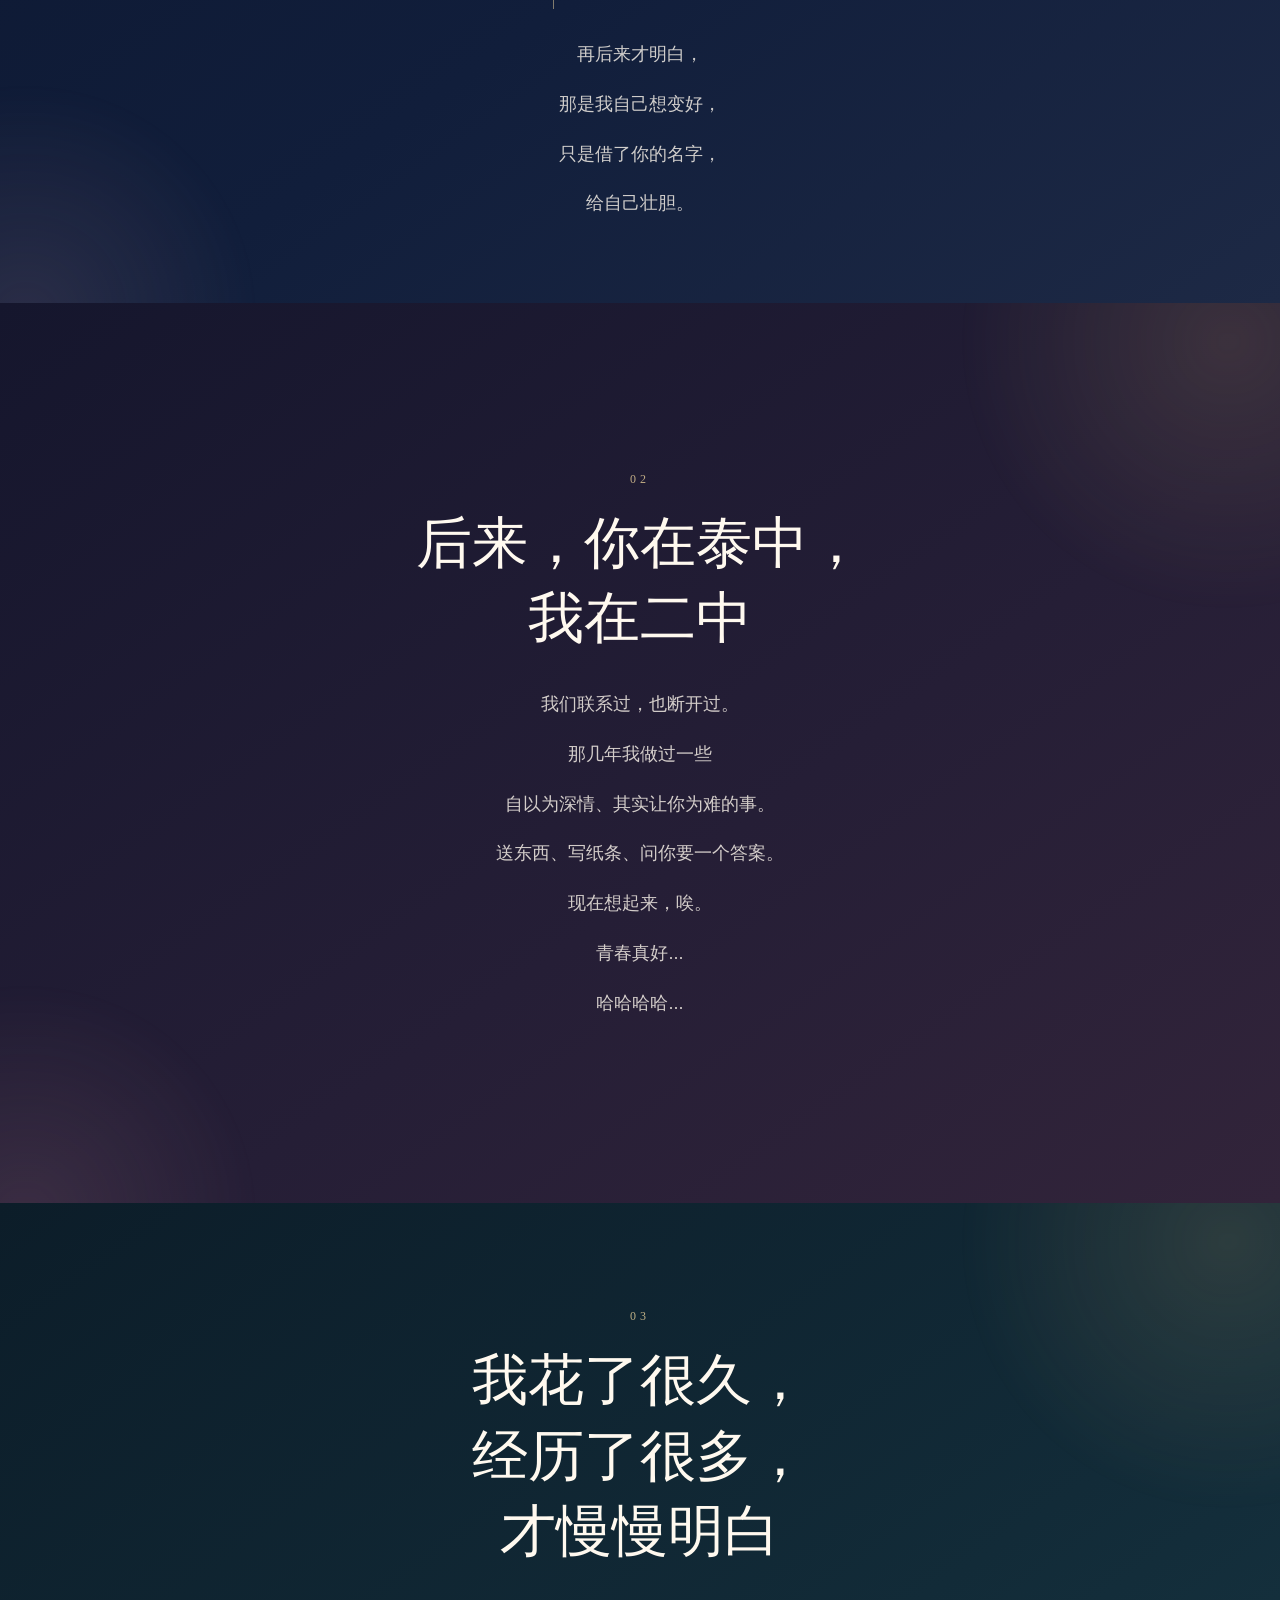
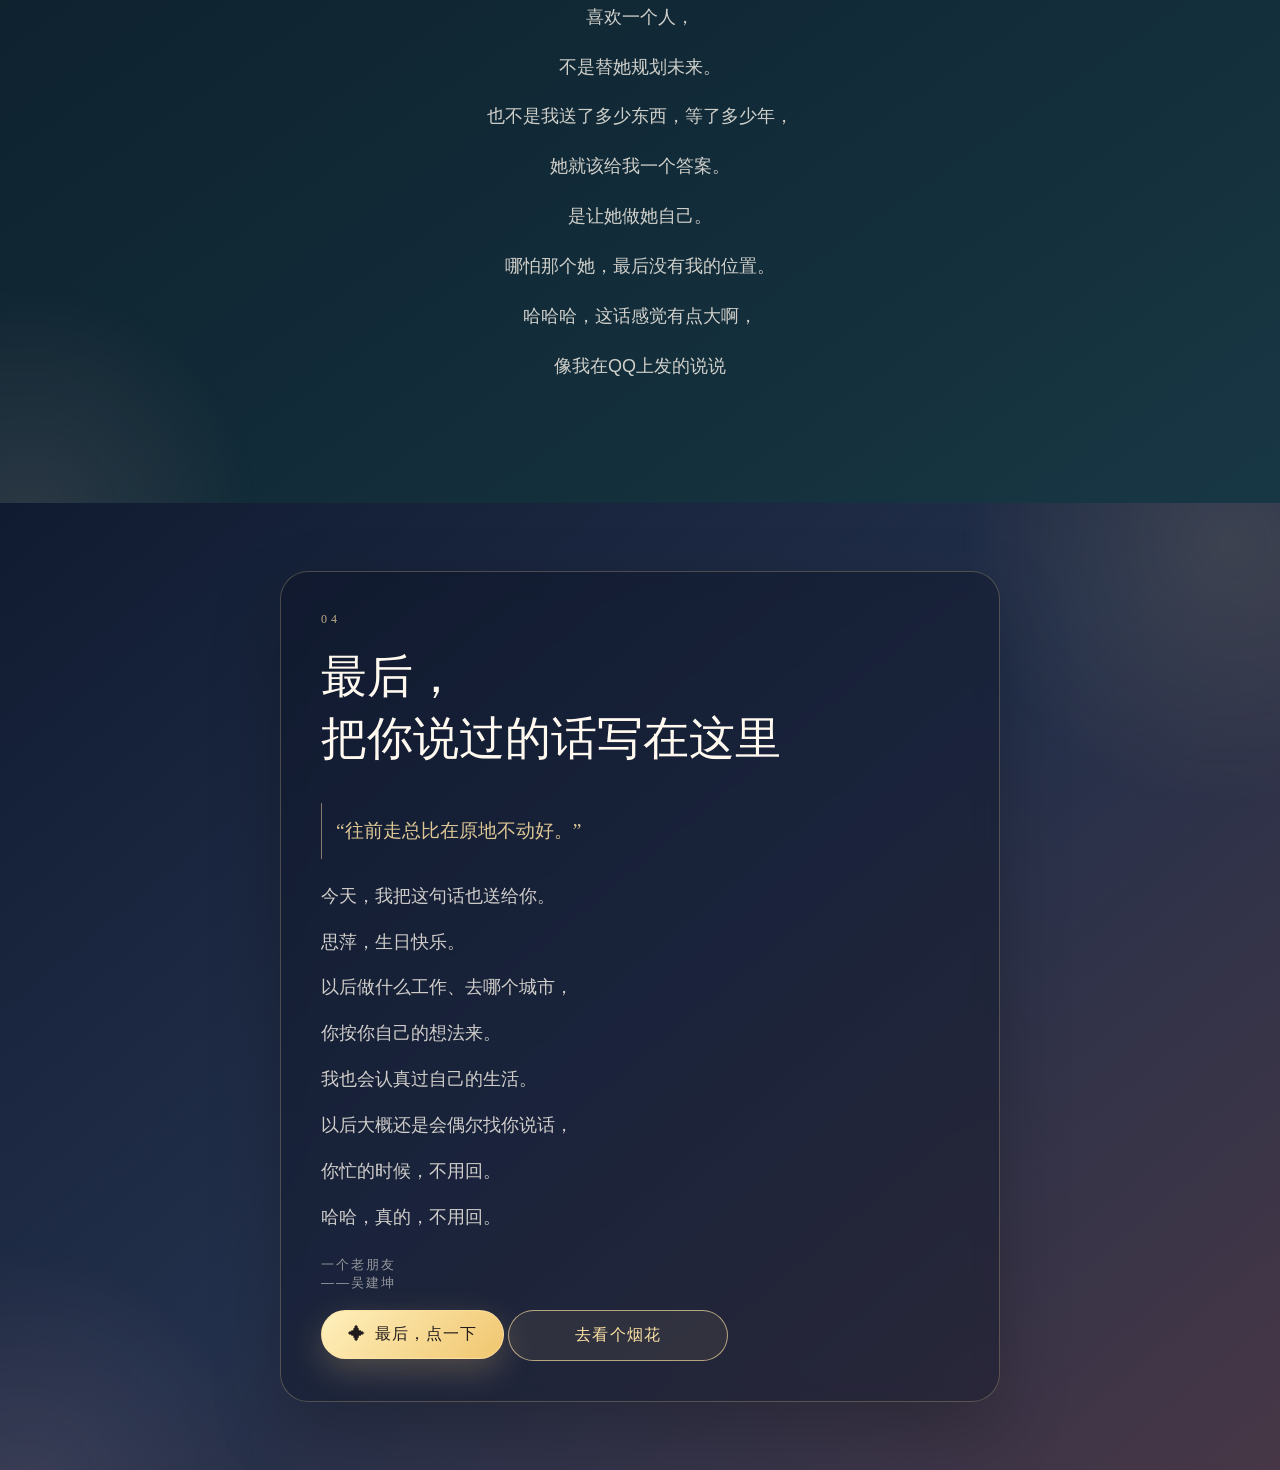
<file: html/Memories.html>
﻿<!doctype html>
<html lang="zh-CN">
<head>
  <meta charset="UTF-8">
  <meta http-equiv="X-UA-Compatible" content="IE=edge">
  <meta name="viewport" content="width=device-width, initial-scale=1, viewport-fit=cover">
  <meta name="theme-color" content="#0b1328">
  <meta name="robots" content="noindex,nofollow,noarchive">
  <meta name="referrer" content="no-referrer">
  <title>写给思萍</title>
  <link rel="stylesheet" href="../css/birthday.css">
  <link rel="stylesheet" href="../css/memories.css">
  <link rel="stylesheet" href="../css/birthday-gift.css">
</head>
<body class="memories-page">
  <div class="starfield" aria-hidden="true"></div>

  <main id="fullpage">
    <!-- 第一屏：开场 -->
    <section class="section section--opening" data-anchor="opening">
      <div class="story-inner">
        <p class="eyebrow reveal">HAPPY BIRTHDAY</p>
        <h1 class="opening-name reveal">思萍</h1>
        <p class="opening-date reveal">2026 · 10 · 28</p>
        <p class="opening-note reveal">
          10月28日。<br>
          这个日子我记得。<br>
          以前大多就是一句“生日快乐”，<br>
          今年想多说几句。<br>
          就做了这个小东西。<br>
          把时间留给你，你慢慢看
        </p>
      </div>
      <div class="scroll-hint">向下 · 慢慢看</div>
    </section>

    <!-- 第二屏：初三跑步 -->
    <section class="section section--run" data-anchor="run">
      <div class="story-inner">
        <span class="story-number reveal">01</span>
        <h2 class="story-title reveal">初三那次跑步，<br>我快撑不住的时候</h2>
        <div class="story-lines">
          <p class="reveal">我听见你在跑道边喊：</p>
          <p class="reveal">“吴建坤，加油。”</p>
          <p class="reveal">就那一句，我记了好多年。</p>
          <p class="reveal">后来我见过凌晨四点半的泰和，</p>
          <p class="reveal">体训、刷题、追名次。</p>
          <p class="reveal">嘴上说是想赢，</p>
          <p class="reveal">其实心里有个很没出息的念头：</p>
          <p class="reveal story-quote">想离你近一点。</p>
          <p class="reveal">再后来才明白，</p>
          <p class="reveal">那是我自己想变好，</p>
          <p class="reveal">只是借了你的名字，</p>
          <p class="reveal">给自己壮胆。</p>
        </div>
      </div>
    </section>

    <!-- 第三屏：泰中与二中 -->
    <section class="section section--distance" data-anchor="distance">
      <div class="story-inner">
        <span class="story-number reveal">02</span>
        <h2 class="story-title reveal">后来，你在泰中，<br>我在二中</h2>
        <div class="story-lines">
          <p class="reveal">我们联系过，也断开过。</p>
          <p class="reveal">那几年我做过一些</p>
          <p class="reveal">自以为深情、其实让你为难的事。</p>
          <p class="reveal">送东西、写纸条、问你要一个答案。</p>
          <p class="reveal">现在想起来，唉。</p>
          <p class="reveal">青春真好...</p>
          <p class="reveal">哈哈哈哈...</p>
        </div>
      </div>
    </section>

    <!-- 第四屏：慢慢明白 -->
    <section class="section section--understand" data-anchor="understand">
      <div class="story-inner">
        <span class="story-number reveal">03</span>
        <h2 class="story-title reveal">我花了很久，<br>经历了很多，<br>才慢慢明白</h2>
        <div class="story-lines">
          <p class="reveal">喜欢一个人，</p>
          <p class="reveal">不是替她规划未来。</p>
          <p class="reveal">也不是我送了多少东西，等了多少年，</p>
          <p class="reveal">她就该给我一个答案。</p>
          <p class="reveal">是让她做她自己。</p>
          <p class="reveal">哪怕那个她，最后没有我的位置。</p>
          <p class="reveal">哈哈哈，这话感觉有点大啊，</p>
          <p class="reveal">像我在QQ上发的说说</p>
        </div>
      </div>
    </section>

    <!-- 第五屏：最后的话 -->
    <section class="section section--final" data-anchor="final">
      <div class="wish-card">
        <span class="story-number reveal">04</span>
        <h2 class="story-title reveal">最后，<br>把你说过的话写在这里</h2>
        <div class="story-lines">
          <p class="reveal story-quote">“往前走总比在原地不动好。”</p>
          <p class="reveal">今天，我把这句话也送给你。</p>
          <p class="reveal">思萍，生日快乐。</p>
          <p class="reveal">以后做什么工作、去哪个城市，</p>
          <p class="reveal">你按你自己的想法来。</p>
          <p class="reveal">我也会认真过自己的生活。</p>
          <p class="reveal">以后大概还是会偶尔找你说话，</p>
          <p class="reveal">你忙的时候，不用回。</p>
          <p class="reveal">哈哈，真的，不用回。</p>
        </div>
        <p class="wish-signature reveal">一个老朋友<br>——吴建坤</p>
        <button class="gift-trigger reveal" id="giftTrigger" type="button"><span class="gift-trigger__icon">✦</span>最后，点一下</button>
        <a class="soft-link egg-link reveal" href="EasterEgg.html?music=1">去看个烟花</a>
      </div>
    </section>
  </main>

  <audio id="birthdayAudio" src="../music/1.mp3?v=3" preload="none" loop playsinline></audio>
  <script src="../js/memories.js"></script>
  <script src="../js/birthday-gift.js"></script>
  <script src="../js/birthday-audio.js"></script>
</body>
</html>
</file>
<file: css/birthday.css>
﻿:root {
  --night: #090f1f;
  --night-soft: #111c35;
  --ink: #fff9ef;
  --muted: rgba(255, 249, 239, 0.68);
  --faint: rgba(255, 249, 239, 0.12);
  --gold: #f2c97d;
  --gold-soft: #ffe3a5;
  --rose: #e7a5ab;
  --blue: #8eb8d8;
  --card: rgba(10, 20, 40, 0.52);
  --card-border: rgba(255, 255, 255, 0.16);
}

* {
  box-sizing: border-box;
}

html,
body {
  min-height: 100%;
  margin: 0;
}

body {
  color: var(--ink);
  font-family: "Microsoft YaHei", "PingFang SC", "Noto Sans CJK SC", sans-serif;
  background:
    radial-gradient(circle at 18% 12%, rgba(116, 146, 190, 0.18), transparent 32%),
    radial-gradient(circle at 82% 74%, rgba(231, 165, 171, 0.14), transparent 34%),
    linear-gradient(145deg, #080d1a 0%, #101a31 52%, #18213c 100%);
  overflow-x: hidden;
}

a,
button,
input {
  font: inherit;
}

a {
  color: inherit;
}

button {
  border: 0;
}

.starfield {
  position: fixed;
  inset: 0;
  z-index: 0;
  overflow: hidden;
  pointer-events: none;
  background-image:
    radial-gradient(circle, rgba(255, 255, 255, 0.92) 0 1px, transparent 1.5px),
    radial-gradient(circle, rgba(255, 227, 165, 0.78) 0 1.2px, transparent 1.8px),
    radial-gradient(circle, rgba(142, 184, 216, 0.72) 0 1px, transparent 1.5px);
  background-position: 0 0, 52px 96px, 128px 38px;
  background-size: 148px 148px, 212px 212px, 260px 260px;
  opacity: 0.48;
  animation: starDrift 48s linear infinite;
}

.starfield::after {
  content: "";
  position: absolute;
  inset: -20%;
  background: radial-gradient(circle, rgba(255, 228, 180, 0.12), transparent 58%);
  animation: starBreath 7s ease-in-out infinite;
}

@keyframes starDrift {
  from { transform: translate3d(0, 0, 0); }
  to { transform: translate3d(-148px, -148px, 0); }
}

@keyframes starBreath {
  0%, 100% { opacity: 0.45; transform: scale(0.94); }
  50% { opacity: 0.88; transform: scale(1.04); }
}

.audio-toggle {
  position: fixed;
  top: 22px;
  right: 22px;
  z-index: 9999;
  display: grid;
  width: 48px;
  height: 48px;
  place-items: center;
  border: 1px solid rgba(255, 255, 255, 0.28);
  border-radius: 50%;
  color: var(--gold-soft);
  background: rgba(8, 14, 28, 0.58);
  box-shadow: 0 8px 28px rgba(0, 0, 0, 0.25);
  cursor: pointer;
  backdrop-filter: blur(12px);
  transition: transform 220ms ease, background 220ms ease, border-color 220ms ease;
}

.audio-toggle:hover {
  transform: translateY(-2px) scale(1.04);
  border-color: rgba(255, 227, 165, 0.7);
  background: rgba(18, 31, 56, 0.76);
}

.audio-toggle[data-playing="false"] {
  color: rgba(255, 255, 255, 0.52);
}

.audio-toggle::after {
  content: "";
  position: absolute;
  width: 6px;
  height: 6px;
  border-radius: 50%;
  right: 7px;
  bottom: 8px;
  background: #ff8e9a;
  opacity: 0;
  transition: opacity 220ms ease;
}

.audio-toggle[data-playing="false"]::after {
  opacity: 1;
}

.eyebrow {
  margin: 0 0 18px;
  color: var(--gold);
  font-size: 12px;
  letter-spacing: 0.36em;
  text-transform: uppercase;
}

.soft-link {
  display: inline-flex;
  align-items: center;
  justify-content: center;
  min-width: 220px;
  padding: 14px 26px;
  border: 1px solid rgba(255, 227, 165, 0.66);
  border-radius: 999px;
  color: var(--gold-soft);
  background: rgba(242, 201, 125, 0.08);
  text-decoration: none;
  letter-spacing: 0.08em;
  transition: transform 240ms ease, color 240ms ease, background 240ms ease, box-shadow 240ms ease;
}

.soft-link:hover {
  transform: translateY(-3px);
  color: #1b1b1b;
  background: var(--gold-soft);
  box-shadow: 0 14px 40px rgba(242, 201, 125, 0.22);
}

@media (max-width: 640px) {
  .audio-toggle {
    top: 14px;
    right: 14px;
    width: 42px;
    height: 42px;
  }
}

@media (prefers-reduced-motion: reduce) {
  *,
  *::before,
  *::after {
    scroll-behavior: auto !important;
    animation-duration: 0.01ms !important;
    animation-iteration-count: 1 !important;
    transition-duration: 0.01ms !important;
  }
}
</file>
<file: css/login.css>
body.login-page {
  display: grid;
  min-height: 100vh;
  place-items: center;
  padding: 24px;
  overflow: hidden;
}

body.friend-cover {
  background:
    radial-gradient(circle at 16% 18%, rgba(75, 117, 116, 0.24), transparent 34%),
    radial-gradient(circle at 84% 78%, rgba(196, 146, 74, 0.16), transparent 36%),
    linear-gradient(145deg, #0b1214 0%, #182125 52%, #232528 100%);
}

.cover-stage { position: fixed; inset: 0; z-index: 40; display: grid; place-items: center; padding: 24px; transition: opacity 900ms ease, visibility 900ms ease, transform 900ms ease; }
.cover-stage.is-leaving { opacity: 0; visibility: hidden; pointer-events: none; transform: scale(1.04); }
.letter-envelope { position: relative; width: min(92vw, 620px); aspect-ratio: 1.46 / 1; perspective: 1300px; filter: drop-shadow(0 36px 70px rgba(0,0,0,.44)); }
.letter-envelope__back, .letter-envelope__pocket, .letter-envelope__flap, .letter-envelope__front, .letter-paper { position: absolute; inset: 0; border-radius: 18px; }
.letter-envelope__back { z-index: 1; background: linear-gradient(145deg, #283337, #172124); border: 1px solid rgba(225,189,112,.24); }
.letter-paper { z-index: 2; inset: 8% 7% 10%; display: grid; justify-items: center; align-content: center; padding: 34px; border-radius: 12px; color: #26302f; background: linear-gradient(rgba(255,252,239,.94), rgba(245,237,218,.96)), repeating-linear-gradient(0deg, transparent 0 31px, rgba(96,80,51,.08) 32px); box-shadow: 0 16px 40px rgba(0,0,0,.22); text-align: center; opacity: 0; transform: translateY(18%) scale(.97); transition: opacity 1100ms 950ms ease, transform 1250ms 950ms cubic-bezier(.2,.8,.2,1); }
.letter-paper__date { color: #9b7440; font-size: 12px; letter-spacing: .24em; }
.letter-paper h2 { margin: 16px 0 12px; color: #1d2928; font-size: clamp(28px,5vw,46px); line-height: 1.25; }
.letter-paper p { margin: 0; color: #556160; font-size: 15px; line-height: 1.9; }
.letter-paper strong { display: block; margin-top: 22px; color: #8e6635; font-size: 13px; letter-spacing: .16em; }
.letter-envelope__pocket { z-index: 5; background: linear-gradient(145deg, #39474a, #1b2729); border: 1px solid rgba(225,189,112,.2); clip-path: polygon(0 100%,0 10%,50% 57%,100% 10%,100% 100%); }
.letter-envelope__flap { z-index: 7; height: 58%; border-radius: 18px 18px 8px 8px; background: linear-gradient(180deg, #405054, #202d30); border: 1px solid rgba(225,189,112,.22); clip-path: polygon(0 0,100% 0,50% 100%); transform-origin: 50% 0; backface-visibility: hidden; transition: transform 1200ms 140ms cubic-bezier(.2,.75,.2,1), z-index 0ms 650ms; }
.letter-envelope__front { z-index: 8; display: flex; flex-direction: column; align-items: center; justify-content: center; padding: clamp(28px,6vw,58px); border: 1px solid rgba(225,189,112,.34); border-radius: 18px; background: linear-gradient(145deg, rgba(255,255,255,.07), rgba(255,255,255,.015)), rgba(14,23,25,.95); box-shadow: inset 0 0 70px rgba(69,114,110,.08); text-align: center; transition: opacity 560ms ease, transform 620ms ease; }
.letter-cover__kicker { margin: 0 0 16px; color: #deb96f; font-size: 11px; font-weight: 600; letter-spacing: .28em; }
.letter-envelope__front h1 { margin: 0; color: #f6f1e4; font-family: "Microsoft YaHei","PingFang SC",sans-serif; font-size: clamp(25px,4.6vw,42px); font-weight: 700; line-height: 1.45; }
.letter-cover__name { margin: 18px 0 24px; color: rgba(246,241,228,.52); font-size: 13px; letter-spacing: .14em; }
.receive-button { min-width: 168px; padding: 13px 34px; border: 1px solid rgba(255,227,165,.76); border-radius: 999px; color: #17130d; background: linear-gradient(135deg,#f0d291,#c99a4c); box-shadow: 0 12px 34px rgba(201,154,76,.25); cursor: pointer; font-size: 17px; font-weight: 600; letter-spacing: .2em; transition: transform 220ms ease, filter 220ms ease, box-shadow 220ms ease; }
.receive-button:hover { transform: translateY(-2px); filter: brightness(1.05); box-shadow: 0 16px 42px rgba(201,154,76,.38); }
.skip-button { margin-top: 16px; padding: 8px 14px; border: 0; color: rgba(246,241,228,.62); background: transparent; cursor: pointer; font-size: 13px; letter-spacing: .08em; text-decoration: underline; text-underline-offset: 5px; }
.skip-button:hover { color: #f0d291; }
.letter-envelope.is-opening .letter-envelope__front { opacity: 0; transform: translateY(26px) scale(.96); pointer-events: none; }
.letter-envelope.is-opening .letter-envelope__flap { z-index: 0; transform: rotateX(180deg); }
.letter-envelope.is-opening .letter-paper { z-index: 9; opacity: 1; transform: translateY(-43%) scale(1.02); }
.birthday-frame { position: fixed; inset: 0; z-index: 50; width: 100%; height: 100%; border: 0; opacity: 0; visibility: hidden; pointer-events: none; background: #090f1f; transition: opacity 1.1s ease, visibility 1.1s ease; }
.login-page.is-entered .birthday-frame { opacity: 1; visibility: visible; pointer-events: auto; }
.shell-audio-toggle { opacity: 0; visibility: hidden; transition: opacity 400ms ease, visibility 400ms ease, transform 220ms ease; }
.login-page.is-entered .shell-audio-toggle { opacity: 1; visibility: visible; }
@media (max-width: 640px) { body.login-page { padding: 14px; } .letter-envelope { width: min(94vw,520px); aspect-ratio: 1.22 / 1; } .letter-envelope__front { padding: 24px 18px; } .letter-envelope__front h1 { font-size: clamp(22px,6vw,32px); } .letter-paper { padding: 22px; } .letter-paper h2 { font-size: clamp(24px,7vw,34px); } }
@media (prefers-reduced-motion: reduce) { .cover-stage,.letter-envelope__front,.letter-envelope__flap,.letter-paper,.birthday-frame { transition-duration: .01ms !important; transition-delay: 0ms !important; } }

.letter-next {
  margin-top: 22px;
  min-width: 132px;
  padding: 10px 24px;
  border: 1px solid rgba(142, 102, 53, 0.52);
  border-radius: 999px;
  color: #6f4d24;
  background: rgba(255, 255, 255, 0.5);
  cursor: pointer;
  opacity: 0;
  pointer-events: none;
  font-size: 15px;
  letter-spacing: 0.16em;
  transform: translateY(10px);
  transition: color 220ms ease, background 220ms ease, transform 220ms ease;
}

.letter-next:hover {
  color: #fff8e8;
  background: #8e6635;
}

.letter-envelope.is-opening .letter-next {
  pointer-events: auto;
  animation: letterNextIn 620ms 2350ms ease forwards;
}

@keyframes letterNextIn {
  to {
    opacity: 1;
    transform: translateY(0);
  }
}

/* 封面：把她的名字放到最大 */
.letter-envelope__front .letter-cover__title {
  margin: 0;
  font-family: "STKaiti", "KaiTi", "Microsoft YaHei", sans-serif;
  font-size: clamp(54px, 12vw, 88px);
  font-weight: 400;
  line-height: 1.05;
  letter-spacing: .08em;
}

.letter-cover__wish {
  margin: 12px 0 0;
  color: #deb96f;
  font-size: clamp(18px, 4.2vw, 26px);
  letter-spacing: .36em;
  text-indent: .36em;
}

.letter-envelope__front .letter-cover__name {
  margin: 14px 0 22px;
}

.letter-paper h2 {
  font-family: "STKaiti", "KaiTi", "Microsoft YaHei", sans-serif;
  font-weight: 400;
}

@supports (min-height: 100svh) {
  body.login-page {
    min-height: 100svh;
  }
}

@media (max-width: 640px) {
  .cover-stage {
    padding: 10px;
  }

  .letter-envelope {
    width: 100%;
    aspect-ratio: 1.08 / 1;
  }

  .letter-paper {
    padding: 18px 16px;
  }

  .letter-paper h2 {
    margin: 4px 0 6px;
    font-size: 26px;
  }

  .letter-paper p {
    font-size: 12.5px;
    line-height: 1.7;
  }

  .letter-paper strong {
    margin-top: 8px;
  }

  .letter-next {
    min-width: 110px;
    margin-top: 12px;
    padding: 8px 20px;
    font-size: 14px;
  }

  .letter-envelope__front .letter-cover__title {
    font-size: clamp(48px, 15vw, 64px);
  }

  .letter-cover__wish {
    font-size: 18px;
    letter-spacing: .3em;
    text-indent: .3em;
  }
}

/* 360 宽的小屏，给“下一步”多留一点位置 */
@media (max-width: 380px) {
  .letter-paper {
    padding: 14px 12px;
  }

  .letter-next {
    margin-top: 8px;
    padding: 7px 18px;
  }
}
</file>
<file: css/cake.css>
﻿body.cake-page {
  display: grid;
  min-height: 100vh;
  place-items: center;
  overflow: hidden;
}

.cake-shell {
  position: relative;
  z-index: 2;
  display: grid;
  width: min(100%, 900px);
  min-height: 100vh;
  place-items: center;
  padding: 76px 24px 46px;
  text-align: center;
}

.cake-content {
  display: grid;
  justify-items: center;
  align-content: center;
  width: min(100%, 720px);
}

.cake-kicker {
  margin: 0 0 14px;
  color: var(--gold);
  font-size: 12px;
  letter-spacing: 0.38em;
}

.cake-title {
  margin: 0;
  font-family: "STKaiti", "KaiTi", "Microsoft YaHei", sans-serif;
  font-size: clamp(30px, 5vw, 52px);
  font-weight: 400;
  line-height: 1.35;
}

.cake-copy {
  width: min(100%, 560px);
  margin: 18px auto 0;
  color: var(--muted);
  font-size: 16px;
  line-height: 1.9;
}

.cake-art {
  width: min(84vw, 420px);
  margin: 16px auto 2px;
  filter: drop-shadow(0 28px 42px rgba(0, 0, 0, 0.32));
  animation: cakeFloat 5s ease-in-out infinite;
}

@keyframes cakeFloat {
  0%, 100% { transform: translateY(0); }
  50% { transform: translateY(-8px); }
}

.cake-flame {
  transform-box: fill-box;
  transform-origin: center bottom;
  animation: flame 420ms ease-in-out infinite alternate;
}

.cake-flame:nth-of-type(2) {
  animation-delay: 120ms;
  animation-duration: 520ms;
}

.cake-flame:nth-of-type(3) {
  animation-delay: 250ms;
  animation-duration: 380ms;
}

@keyframes flame {
  from { transform: scaleY(0.86) scaleX(0.92) rotate(-2deg); opacity: 0.75; }
  to { transform: scaleY(1.1) scaleX(1.04) rotate(2deg); opacity: 1; }
}

.cake-actions {
  display: flex;
  flex-wrap: wrap;
  justify-content: center;
  gap: 12px;
  margin-top: 26px;
}

.cake-actions .soft-link {
  border-color: rgba(255, 227, 165, 0.74);
}

.cake-footnote {
  margin: 20px 0 0;
  color: rgba(255, 255, 255, 0.38);
  font-size: 12px;
  letter-spacing: 0.08em;
}

@media (max-width: 640px) {
  .cake-shell {
    padding-top: 62px;
  }

  .cake-copy {
    font-size: 15px;
  }

  .cake-art {
    width: min(92vw, 360px);
  }
}
</file>
<file: css/page-enter.css>
﻿.page-enter-curtain {
  position: fixed;
  inset: 0;
  z-index: 10000;
  opacity: 1;
  visibility: visible;
  pointer-events: none;
  background: #000;
  transition: opacity 2.1s ease, visibility 2.1s ease;
}

.page-enter-curtain.is-leaving {
  opacity: 0;
  visibility: hidden;
}
</file>
<file: css/easter.css>
﻿body.egg-page {
  min-height: 100vh;
  background:
    radial-gradient(circle at 50% 66%, rgba(65, 96, 148, 0.2), transparent 42%),
    linear-gradient(180deg, #030711 0%, #091327 62%, #101a31 100%);
  overflow: hidden;
}

.egg-page canvas {
  position: fixed;
  inset: 0;
  width: 100%;
  height: 100%;
  pointer-events: none;
}

.egg-copy {
  position: fixed;
  top: 38px;
  left: 50%;
  z-index: 5;
  width: min(88vw, 700px);
  text-align: center;
  pointer-events: none;
  transform: translateX(-50%);
  animation: eggCopyIn 1.4s ease both;
  animation-delay: 1.2s;
}

@keyframes eggCopyIn {
  from { opacity: 0; transform: translate(-50%, 12px); }
  to { opacity: 1; transform: translate(-50%, 0); }
}

.egg-copy .eyebrow {
  margin-bottom: 8px;
}

.egg-copy h1 {
  margin: 0;
  font-family: "STKaiti", "KaiTi", "Microsoft YaHei", sans-serif;
  font-size: clamp(26px, 5vw, 44px);
  font-weight: 400;
  letter-spacing: 0.06em;
}

.egg-copy p {
  margin: 10px 0 0;
  color: rgba(255, 255, 255, 0.52);
  font-size: 13px;
  letter-spacing: 0.1em;
}

.egg-footer {
  position: fixed;
  bottom: 26px;
  left: 50%;
  z-index: 6;
  display: flex;
  align-items: center;
  gap: 14px;
  transform: translateX(-50%);
}

.egg-footer a {
  padding: 11px 18px;
  border: 1px solid rgba(255, 255, 255, 0.18);
  border-radius: 999px;
  color: rgba(255, 255, 255, 0.68);
  background: rgba(4, 8, 18, 0.54);
  text-decoration: none;
  font-size: 12px;
  letter-spacing: 0.1em;
  backdrop-filter: blur(10px);
  transition: color 220ms ease, border-color 220ms ease, transform 220ms ease;
}

.egg-footer a:hover {
  color: var(--gold-soft);
  border-color: rgba(255, 227, 165, 0.54);
  transform: translateY(-2px);
}

@media (max-width: 640px) {
  .egg-copy {
    top: 70px;
  }

  .egg-footer {
    bottom: 18px;
  }
}
</file>
<file: css/stylel.css>
body {
  font-family: "Avenir", "Helvetica Neue", Helvetica, Arial, sans-serif;
  background: #79a8ae;
  color: #666;
  font-size: 16px;
  line-height: 1.5em;
}

h1 {
  color: #111;
  margin: 0 0 12px 0;
  font-size: 24px;
  line-height: 1.5em;
}

p {
  margin: 0 0 10x 0;
}

a {
  color: #888;
  text-decoration: none;
  border-bottom: 1px solid #ccc;
}

a:hover {
  border-bottom-color: #888;
}

body,
.overlay {
  -webkit-perspective: 1000;
  -webkit-perspective-origin-y: 25%;
}

.body--ready {
  /* Ideas
  background: -webkit-linear-gradient(top, #e2b986 -10%, #241c35 140%);
  background: -webkit-linear-gradient(top, #c97369 -40%, #241c35 130%);
  background: -webkit-linear-gradient(top, #fac4c4 -10%, #606386 140%);
  background: -webkit-linear-gradient(top, #519ab0 0%, #414A6D 110%);
  background: -webkit-linear-gradient(top, rgb(129, 0, 170) 0%, rgb(43, 4, 114) 110%);
  background: -webkit-linear-gradient(top, rgb(163, 235, 189) 0%, rgb(16, 93, 145) 110%);
  background: -webkit-linear-gradient(top, rgb(165, 103, 189) 0%, rgb(75, 233, 214) 120%);
  */

  background: -webkit-linear-gradient(top, rgb(238, 156, 167) 0%, rgb(238, 156, 167) 120%);
  background: -moz-linear-gradient(top, rgb(238, 156, 167) 0%, rgb(238, 156, 167) 120%);
  background: -o-linear-gradient(top, rgb(238, 156, 167) 0%, rgb(238, 156, 167) 120%);
  background: -ms-linear-gradient(top, rgb(238, 156, 167) 0%, rgb(238, 156, 167) 120%);
  background: linear-gradient(top, rgb(238, 156, 167) 0%, rgb(238, 156, 167) 120%);
}

.body--ready .overlay {
  -webkit-transition: -webkit-transform 0.7s cubic-bezier(0.694, 0.0482, 0.335, 1),
                      opacity 0.7s cubic-bezier(0.694, 0.0482, 0.335, 1);
  -moz-transition: -moz-transform 0.7s cubic-bezier(0.694, 0.0482, 0.335, 1),
                      opacity 0.7s cubic-bezier(0.694, 0.0482, 0.335, 1);
  -ms-transition: -ms-transform 0.7s cubic-bezier(0.694, 0.0482, 0.335, 1),
                      opacity 0.7s cubic-bezier(0.694, 0.0482, 0.335, 1);
  -o-transition: -o-transform 0.7s cubic-bezier(0.694, 0.0482, 0.335, 1),
                      opacity 0.7s cubic-bezier(0.694, 0.0482, 0.335, 1);
  transition: transform 0.7s cubic-bezier(0.694, 0.0482, 0.335, 1),
                      opacity 0.7s cubic-bezier(0.694, 0.0482, 0.335, 1);
}


.ui {
  position: absolute;
  left: 50%;
  bottom: 5%;
  width: 300px;
  margin-left: -150px;
}

.ui-input {
  display: none;
  width: 100%;
  height: 50px;
  background: none;
  font-size: 24px;
  font-weight: bold;
  color: #fff;
  text-align: center;
  border: none;
  border-bottom: 2px solid white;
}

.ui-input:focus {
  outline: none;
  border: none;
  border-bottom: 2px solid white;
}

.ui-return {
  display: none;
  position: absolute;
  top: 20px;
  right: 0;
  padding: 3px 2px 0 2px;
  font-size: 10px;
  line-height: 10px;
  color: #fff;
  border: 1px solid #fff;
}

.ui--enter .ui-return {
  display: block;
}

.ui--wide {
  width: 76%;
  margin-left: 12%;
  left: 0;
}

.ui--wide .ui-return {
  right: -20px;
}

.help {
  display: none;
  position: absolute;
  top: 40px;
  right: 40px;
  width: 25px;
  height: 25px;
  text-align: center;
  font-size: 13px;
  line-height: 27px;
  font-weight: bold;
  cursor: pointer;
  background: #fff;
  color: #79a8ae;
  opacity: .9;

  -webkit-transition: opacity 0.1s cubic-bezier(0.694, 0.0482, 0.335, 1);
  -moz-transition: opacity 0.1s cubic-bezier(0.694, 0.0482, 0.335, 1);
  -ms-transition: opacity 0.1s cubic-bezier(0.694, 0.0482, 0.335, 1);
  -o-transition: opacity 0.1s cubic-bezier(0.694, 0.0482, 0.335, 1);
  transition: opacity 0.1s cubic-bezier(0.694, 0.0482, 0.335, 1);
}

.help:hover {
  opacity: 1;
}

.overlay {
  position: absolute;
  top: 50%;
  left: 50%;
  width: 550px;
  height: 490px;
  margin: -260px 0 0 -275px;
  opacity: 0;

  -webkit-transform: rotateY(90deg);
  -moz-transform: rotateY(90deg);
  -ms-transform: rotateY(90deg);
  -o-transform: rotateY(90deg);
  transform: rotateY(90deg);
}

.overlay--visible {
  opacity: 1;

  -webkit-transform: rotateY(0);
  -moz-transform: rotateY(0);
  -ms-transform: rotateY(0);
  -o-transform: rotateY(0);
  transform: rotateY(0);
}

.ui-share,
.ui-details {
  opacity: .9;
  background: #fff;
  z-index: 2;
}

.ui-details-content,
.ui-share-content {
  padding: 100px 50px;
}

.commands {
  margin: 0;
  padding: 0;
  list-style: none;
  cursor: pointer;
}

.commands-item {
  font-size: 12px;
  line-height: 22px;
  font-weight: bold;
  text-transform: uppercase;
  letter-spacing: 1px;
  padding: 20px;
  background: #fff;
  margin-top: 1px;
  color: #333;
  opacity: .9;

  -webkit-transition: -webkit-transform 0.7s cubic-bezier(0.694, 0.0482, 0.335, 1),
                      opacity 0.1s cubic-bezier(0.694, 0.0482, 0.335, 1);
  -moz-transition: -moz-transform 0.1s cubic-bezier(0.694, 0.0482, 0.335, 1),
                      opacity 0.1s cubic-bezier(0.694, 0.0482, 0.335, 1);
  -ms-transition: -ms-transform 0.1s cubic-bezier(0.694, 0.0482, 0.335, 1),
                      opacity 0.1s cubic-bezier(0.694, 0.0482, 0.335, 1);
  -o-transition: -o-transform 0.1s cubic-bezier(0.694, 0.0482, 0.335, 1),
                      opacity 0.1s cubic-bezier(0.694, 0.0482, 0.335, 1);
  transition: transform 0.1s cubic-bezier(0.694, 0.0482, 0.335, 1),
                      opacity 0.1s cubic-bezier(0.694, 0.0482, 0.335, 1);
}

.commands-item--gap {
  margin-top: 9px;
}

.commands-item:hover {
  opacity: 1;
}

.commands-item:hover .commands-item-action {
  background: #333;
}

.commands-item a {
  display: inline-block;
}

.commands-item-mode {
  display: inline-block;
  margin-left: 3px;
  font-style: italic;
  color: #ccc;
}

.commands-item-title {
  display: inline-block;
  width: 150px;
}

.commands-item-info {
  display: inline-block;
  width: 300px;
  font-size: 14px;
  text-transform: none;
  letter-spacing: 0;
  font-weight: normal;
  color: #aaa;
}

.commands-item-action {
  display: inline-block;
  float: right;
  margin-top: 3px;
  text-transform: uppercase;
  font-size: 10px;
  line-height: 10px;
  color: #fff;
  background: #90c9d1;
  padding: 5px 10px 4px 10px;
  border-radius: 3px;
}

.commands-item:first-child {
  margin-top: 0;
}

.twitter-share {
  position: absolute;
  top: 4px;
  right: 20px;
}


.tabs-labels {
  margin-bottom: 9px;
}

.tabs-label {
  display: inline-block;
  background: #fff;
  padding: 10px 20px;
  font-size: 12px;
  line-height: 22px;
  font-weight: bold;
  text-transform: uppercase;
  letter-spacing: 1px;
  color: #333;
  opacity: .5;
  cursor: pointer;
  margin-right: 2px;

  -webkit-transition: opacity 0.1s cubic-bezier(0.694, 0.0482, 0.335, 1);
  -moz-transition: opacity 0.1s cubic-bezier(0.694, 0.0482, 0.335, 1);
  -ms-transition: opacity 0.1s cubic-bezier(0.694, 0.0482, 0.335, 1);
  -o-transition: opacity 0.1s cubic-bezier(0.694, 0.0482, 0.335, 1);
  transition: opacity 0.1s cubic-bezier(0.694, 0.0482, 0.335, 1);
}

.tabs-label:hover {
  opacity: .9;
}

.tabs-label--active {
  opacity: .9;
}

.tabs-panel {
  display: none;
}

.tabs-panel--active {
  display: block;
}

.tab-panel {
  position: absolute;
  top: 0;
  left: 0;
  width: 100%;
}

.touch .ui-input {
  display: none;
}
</file>
<file: css/cake-intro.css>
﻿body.particle-page .cake-arrival {
  position: fixed;
  inset: 0;
  z-index: 20;
  overflow: hidden;
  visibility: hidden;
  opacity: 0;
  pointer-events: none;
  background:
    radial-gradient(ellipse at 50% 65%, rgba(255, 196, 104, 0.18), transparent 36%),
    radial-gradient(circle at 50% 18%, rgba(111, 146, 191, 0.3), transparent 44%),
    linear-gradient(145deg, rgba(5, 10, 24, 0.98), rgba(16, 31, 61, 0.96) 54%, rgba(44, 42, 70, 0.96));
  transition: opacity 900ms ease, visibility 900ms ease;
}

body.particle-page .cake-arrival.is-visible {
  visibility: visible;
  opacity: 1;
}

.cake-arrival::before,
.cake-arrival::after {
  content: "";
  position: absolute;
  pointer-events: none;
}

.cake-arrival::before {
  inset: 0;
  opacity: 0.55;
  background-image:
    radial-gradient(circle, rgba(255, 245, 218, 0.9) 0 1px, transparent 1.6px),
    radial-gradient(circle, rgba(142, 184, 216, 0.8) 0 1px, transparent 1.5px);
  background-position: 0 0, 58px 82px;
  background-size: 172px 172px, 238px 238px;
  animation: cakeStars 30s linear infinite;
}

.cake-arrival::after {
  left: 50%;
  bottom: 17%;
  width: min(76vw, 660px);
  height: 180px;
  border-radius: 50%;
  background: radial-gradient(ellipse, rgba(255, 204, 125, 0.24), transparent 68%);
  filter: blur(8px);
  transform: translateX(-50%);
  animation: cakeGlow 2.2s ease-in-out infinite;
}

@keyframes cakeStars {
  from { transform: translate3d(0, 0, 0); }
  to { transform: translate3d(-172px, -172px, 0); }
}

@keyframes cakeGlow {
  0%, 100% { opacity: 0.55; transform: translateX(-50%) scale(0.92); }
  50% { opacity: 1; transform: translateX(-50%) scale(1.06); }
}

.cake-arrival__scene {
  position: absolute;
  inset: 0;
  z-index: 2;
}

.cake-arrival__piece {
  position: absolute;
  top: 48%;
  left: 50%;
  width: 200px;
  height: 500px;
  transform: translate(-50%, -68%) scale(1.04);
  transform-origin: center center;
}

.cake-arrival #cakeIntro {
  position: absolute;
  top: 0;
  left: 0;
  display: block;
  margin: 0;
}

.cake-arrival .cake-candles {
  position: absolute;
  top: auto;
  bottom: 18.3%;
  left: 50%;
  z-index: 3;
  display: flex;
  align-items: flex-end;
  gap: 20px;
  opacity: 0;
  transform: translate(-50%, -300px);
  animation: cakeCandlesIn 720ms 5.8s cubic-bezier(0.2, 0.8, 0.2, 1) forwards;
}

@keyframes cakeCandlesIn {
  0% { opacity: 0; transform: translate(-50%, -300px); }
  100% { opacity: 1; transform: translate(-50%, 0); }
}

.cake-arrival .cake-candle {
  position: relative;
  display: block;
  width: 9px;
  height: 46px;
  border: 1px solid rgba(255, 255, 255, 0.44);
  border-radius: 5px 5px 3px 3px;
  box-shadow: inset 2px 0 2px rgba(255, 255, 255, 0.45), 0 4px 10px rgba(0, 0, 0, 0.18);
}

.cake-arrival .cake-candle::before {
  content: "";
  position: absolute;
  top: -8px;
  left: 50%;
  width: 2px;
  height: 8px;
  border-radius: 2px;
  background: #46352f;
  transform: translateX(-50%);
}

.cake-arrival .cake-candle--gold {
  background: linear-gradient(90deg, #d8a957, #fff1bd 50%, #dbab61);
}

.cake-arrival .cake-candle--blue {
  height: 55px;
  background: linear-gradient(90deg, #6e92c3, #d7ecff 50%, #7096c9);
}

.cake-arrival .cake-candle--rose {
  height: 42px;
  background: linear-gradient(90deg, #bd7787, #ffd8df 50%, #c47d8d);
}

.cake-arrival .cake-flame {
  position: absolute;
  top: -25px;
  left: 50%;
  width: 11px;
  height: 20px;
  border-radius: 52% 48% 54% 46% / 68% 68% 32% 32%;
  opacity: 0;
  background: radial-gradient(circle at 50% 68%, #fff8d6 0 16%, #ffd76f 42%, #ff9b4c 76%, rgba(255, 120, 60, 0) 78%);
  box-shadow: 0 0 10px 5px rgba(255, 202, 103, 0.44), 0 0 30px 14px rgba(255, 174, 82, 0.18);
  transform: translateX(-50%) scale(0.8);
  transform-origin: 50% 100%;
  animation:
    cakeFlameIgnite 220ms 6.5s ease-out forwards,
    cakeFlameFlicker 480ms 6.72s ease-in-out infinite alternate;
}

.cake-arrival .cake-candle--blue .cake-flame {
  animation-delay: 0s, 120ms;
}

.cake-arrival .cake-candle--rose .cake-flame {
  animation-delay: 0s, 240ms;
}

@keyframes cakeFlameIgnite {
  to { opacity: 1; }
}

@keyframes cakeFlameFlicker {
  from { transform: translateX(-50%) scale(0.9, 0.96) rotate(-3deg); }
  to { transform: translateX(-50%) scale(1.06, 1.1) rotate(3deg); }
}

.cake-arrival .cake-smoke {
  position: absolute;
  top: -24px;
  left: 50%;
  width: 7px;
  height: 7px;
  border-radius: 50%;
  opacity: 0;
  background: rgba(220, 227, 236, 0.62);
  filter: blur(1.5px);
  transform: translate(-50%, 10px) scale(0.4);
}

.cake-arrival.is-blowing .cake-flame {
  animation: cakeFlameBlowOut 620ms ease-out forwards;
}

.cake-arrival.is-blowing .cake-candle--blue .cake-flame {
  animation-delay: 100ms;
}

.cake-arrival.is-blowing .cake-candle--rose .cake-flame {
  animation-delay: 200ms;
}

@keyframes cakeFlameBlowOut {
  0% { opacity: 1; transform: translateX(-50%) scale(1); }
  45% { opacity: 0.9; transform: translateX(-50%) scaleX(1.38) skewX(16deg); }
  100% { opacity: 0; transform: translateX(-50%) translateY(10px) scale(0.18); }
}

.cake-arrival.is-blowing .cake-smoke {
  animation: cakeSmokeRise 1.8s ease-out forwards;
}

.cake-arrival.is-blowing .cake-candle--blue .cake-smoke {
  animation-delay: 120ms;
}

.cake-arrival.is-blowing .cake-candle--rose .cake-smoke {
  animation-delay: 240ms;
}

@keyframes cakeSmokeRise {
  0% { opacity: 0; transform: translate(-50%, 8px) scale(0.35); }
  24% { opacity: 0.76; }
  100% { opacity: 0; transform: translate(-50%, -52px) scale(1.7); }
}

.cake-arrival .cake-part {
  opacity: 0;
}

.cake-arrival.is-visible .cake-part-2 {
  animation: cakePartShow 80ms 2s forwards;
}

.cake-arrival.is-visible .cake-part-3 {
  animation: cakePartShow 80ms 2.8s forwards;
}

.cake-arrival.is-visible .cake-part-4 {
  animation: cakePartShow 80ms 3.3s forwards;
}

.cake-arrival.is-visible .cake-part-5 {
  animation: cakePartShow 80ms 3.8s forwards;
}

.cake-arrival.is-visible .cake-part-6 {
  animation: cakePartShow 80ms 4.3s forwards;
}

.cake-arrival.is-visible .cake-part-cream {
  animation: cakePartShow 80ms 4.6s forwards;
}

@keyframes cakePartShow {
  to { opacity: 1; }
}

.cake-arrival .come {
  opacity: 0;
  animation: cakeBaseIn 420ms 5s ease-out forwards;
}

@keyframes cakeBaseIn {
  to { opacity: 1; }
}

.cake-arrival__actions {
  position: absolute;
  left: 50%;
  bottom: 14%;
  z-index: 6;
  transform: translateX(-50%);
}

.blow-button {
  min-width: 166px;
  padding: 13px 28px;
  border: 1px solid rgba(255, 227, 165, 0.72);
  border-radius: 999px;
  color: #1b1a1b;
  background: linear-gradient(135deg, #ffe9b3, #efc36f);
  box-shadow: 0 12px 34px rgba(242, 201, 125, 0.22);
  cursor: pointer;
  opacity: 0;
  pointer-events: none;
  transform: translateY(14px);
  transition: opacity 500ms ease, transform 500ms ease, filter 220ms ease;
}

.cake-arrival.is-ready .blow-button {
  opacity: 1;
  pointer-events: auto;
  transform: translateY(0);
  animation: blowButtonPulse 2.2s ease-in-out infinite;
}

.cake-arrival.is-blowing .blow-button {
  pointer-events: none;
  animation: none;
  filter: saturate(0.5);
}

@keyframes blowButtonPulse {
  0%, 100% { box-shadow: 0 12px 34px rgba(242, 201, 125, 0.2); }
  50% { box-shadow: 0 14px 42px rgba(242, 201, 125, 0.42); }
}

.cake-arrival__copy {
  position: absolute;
  left: 50%;
  bottom: 5.5%;
  z-index: 3;
  width: min(88vw, 620px);
  text-align: center;
  opacity: 0;
  transform: translate(-50%, 16px);
}

.cake-arrival.is-visible .cake-arrival__copy {
  animation: cakeCopyIn 900ms 5.8s ease forwards;
}

.cake-arrival__copy span {
  color: var(--gold);
  font-size: 11px;
  letter-spacing: 0.36em;
}

.cake-arrival__copy p {
  margin: 10px 0 0;
  color: rgba(255, 249, 239, 0.78);
  font-family: "STKaiti", "KaiTi", "Microsoft YaHei", sans-serif;
  font-size: clamp(18px, 3vw, 26px);
  letter-spacing: 0.06em;
}

@keyframes cakeCopyIn {
  to { opacity: 1; transform: translate(-50%, 0); }
}

.birthday-blackout {
  position: fixed;
  inset: 0;
  z-index: 10000;
  opacity: 0;
  visibility: hidden;
  pointer-events: none;
  background: #000;
  transition: opacity 2.1s ease, visibility 2.1s ease;
}

.birthday-blackout.is-active {
  opacity: 1;
  visibility: visible;
}

@media (max-width: 640px) {
  .cake-arrival__piece {
    top: 47%;
    transform: translate(-50%, -66%) scale(0.84);
  }

  .cake-arrival__actions {
    bottom: 12%;
  }

  .blow-button {
    min-width: 150px;
  }

  .cake-arrival__copy {
    bottom: 3.5%;
  }
}
</file>
<file: css/memories.css>
html,
body.memories-page {
  min-height: 100%;
}

body.memories-page {
  overflow-x: hidden;
  overflow-y: auto;
  background: #0b1328;
  scroll-behavior: smooth;
  scroll-snap-type: y proximity;
}

.memories-page #fullpage {
  height: auto;
}

body.memories-page {
  background: #0b1328;
}

.memories-page .section {
  position: relative;
  display: grid;
  min-height: 100vh;
  place-items: center;
  overflow: hidden;
  padding: 68px 56px;
  scroll-snap-align: start;
  scroll-snap-stop: normal;
}

.memories-page .section::before,
.memories-page .section::after {
  content: "";
  position: absolute;
  border-radius: 50%;
  pointer-events: none;
  filter: blur(2px);
}

.memories-page .section::before {
  width: 44vw;
  height: 44vw;
  right: -18vw;
  top: -19vw;
  background: radial-gradient(circle, rgba(242, 201, 125, 0.12), transparent 68%);
}

.memories-page .section::after {
  width: 38vw;
  height: 38vw;
  left: -17vw;
  bottom: -20vw;
  background: radial-gradient(circle, rgba(231, 165, 171, 0.12), transparent 68%);
}

.section--opening {
  background: linear-gradient(140deg, #101c39 0%, #172749 48%, #202d4c 100%);
}

.section--run {
  background: linear-gradient(145deg, #0b152d 0%, #111e3b 58%, #1d2945 100%);
}

.section--distance {
  background: linear-gradient(145deg, #15162d 0%, #251e36 58%, #32243a 100%);
}

.section--understand {
  background: linear-gradient(145deg, #0c1d29 0%, #122b38 58%, #183744 100%);
}

.section--final {
  background: linear-gradient(140deg, #101b31 0%, #23304b 50%, #473746 100%);
}

.section--final .wish-card {
  border-color: rgba(255, 227, 165, 0.24);
}

/* 最后一屏字数多一点，收一收间距，别让手机上一屏装不下 */
.section--final .wish-card {
  padding: clamp(24px, 4vw, 40px);
}

.section--final .story-title {
  font-size: clamp(30px, 4.4vw, 46px);
}

.section--final .story-lines {
  margin-top: 18px;
}

.section--final .story-lines p {
  margin: 0.5em 0;
}

.section--final .story-quote {
  margin-top: 4px;
  padding: 8px 14px;
}

.section--final .wish-signature {
  margin-top: 20px;
}

.section--final .gift-trigger,
.section--final .egg-link {
  margin-top: 18px;
}

@supports (min-height: 100svh) {
  .memories-page .section {
    min-height: 100svh;
  }
}

@media (max-width: 640px) {
  .section--final .wish-card {
    padding: 22px 20px;
  }

  .section--final .story-title {
    font-size: 26px;
  }

  .section--final .gift-trigger,
  .section--final .egg-link {
    display: flex;
    width: 100%;
    justify-content: center;
  }

  .section--final .egg-link {
    margin-top: 12px;
  }
}.section--wish {
  background: linear-gradient(140deg, #17192c 0%, #2b2435 52%, #3a2d3b 100%);
}

.story-inner {
  position: relative;
  z-index: 2;
  width: min(100%, 820px);
  text-align: center;
}

.opening-name {
  margin: 0;
  font-family: "STKaiti", "KaiTi", "Microsoft YaHei", sans-serif;
  font-size: clamp(44px, 9vw, 92px);
  font-weight: 400;
  line-height: 1.12;
  letter-spacing: 0.06em;
  text-shadow: 0 18px 48px rgba(0, 0, 0, 0.25);
}

.opening-date {
  margin: 22px 0 0;
  color: var(--gold);
  font-size: 14px;
  letter-spacing: 0.46em;
}

.opening-note {
  width: min(100%, 560px);
  margin: 34px auto 0;
  color: var(--muted);
  font-size: 16px;
  line-height: 2;
}

.story-number {
  display: block;
  margin-bottom: 18px;
  color: rgba(255, 227, 165, 0.72);
  font-family: Georgia, serif;
  font-size: 12px;
  letter-spacing: 0.34em;
}

.story-title {
  margin: 0;
  font-family: "STKaiti", "KaiTi", "Microsoft YaHei", sans-serif;
  font-size: clamp(32px, 5.2vw, 56px);
  font-weight: 400;
  line-height: 1.35;
}

.story-lines {
  width: min(100%, 650px);
  margin: 30px auto 0;
  color: rgba(255, 249, 239, 0.8);
  font-size: clamp(15px, 2.1vw, 18px);
  line-height: 2.05;
}

.story-lines p {
  margin: 0.72em 0;
}

.story-quote {
  display: inline-block;
  margin-top: 12px;
  padding: 12px 20px;
  border-left: 1px solid rgba(255, 227, 165, 0.48);
  color: rgba(255, 227, 165, 0.86);
  font-family: "STKaiti", "KaiTi", serif;
  font-size: 1.08em;
  text-align: left;
}

.wish-card {
  width: min(100%, 720px);
  margin: 0 auto;
  padding: clamp(28px, 5vw, 52px);
  border: 1px solid rgba(255, 255, 255, 0.16);
  border-radius: 28px;
  background: rgba(9, 15, 31, 0.36);
  box-shadow: 0 28px 70px rgba(0, 0, 0, 0.22);
  backdrop-filter: blur(12px);
}

.wish-card .story-lines {
  margin-top: 24px;
}

.wish-signature {
  margin: 30px 0 0;
  color: rgba(255, 249, 239, 0.54);
  font-size: 13px;
  letter-spacing: 0.16em;
}

.egg-link {
  margin-top: 30px;
}

.reveal {
  opacity: 0;
  transform: translateY(24px);
  transition: opacity 850ms ease, transform 850ms cubic-bezier(0.2, 0.8, 0.2, 1);
}

.fp-completely .reveal {
  opacity: 1;
  transform: translateY(0);
}

.fp-completely .reveal:nth-child(2) { transition-delay: 100ms; }
.fp-completely .reveal:nth-child(3) { transition-delay: 200ms; }
.fp-completely .reveal:nth-child(4) { transition-delay: 300ms; }

.story-nav {
  position: fixed;
  top: 50%;
  left: 26px;
  z-index: 20;
  display: grid;
  gap: 17px;
  padding: 14px 11px;
  border: 1px solid rgba(255, 255, 255, 0.24);
  border-radius: 999px;
  background: rgba(6, 12, 27, 0.68);
  box-shadow: 0 14px 38px rgba(0, 0, 0, 0.3), inset 0 0 18px rgba(142, 184, 216, 0.08);
  backdrop-filter: blur(12px);
  transform: translateY(-50%);
}

.story-nav__dot {
  width: 16px;
  height: 16px;
  padding: 0;
  border: 2px solid rgba(255, 255, 255, 0.9);
  border-radius: 50%;
  background: rgba(255, 255, 255, 0.12);
  box-shadow: 0 0 12px rgba(255, 255, 255, 0.28);
  cursor: pointer;
  transition: transform 220ms ease, background 220ms ease, border-color 220ms ease, box-shadow 220ms ease;
}

.story-nav__dot:hover {
  transform: scale(1.24);
  border-color: var(--gold-soft);
  box-shadow: 0 0 18px rgba(255, 227, 165, 0.68);
}

.story-nav__dot.is-active {
  background: var(--gold-soft);
  border-color: var(--gold-soft);
  box-shadow: 0 0 14px rgba(255, 227, 165, 0.88), 0 0 30px rgba(242, 201, 125, 0.5);
}

.scroll-hint {
  position: absolute;
  bottom: 32px;
  left: 50%;
  z-index: 3;
  color: rgba(255, 255, 255, 0.48);
  font-size: 11px;
  letter-spacing: 0.22em;
  transform: translateX(-50%);
  animation: hintFloat 2s ease-in-out infinite;
}

@keyframes hintFloat {
  0%, 100% { transform: translate(-50%, 0); opacity: 0.45; }
  50% { transform: translate(-50%, -6px); opacity: 0.85; }
}

@media (max-width: 740px) {
  .memories-page .section {
    padding: 64px 24px;
  }

  .story-lines {
    font-size: 15px;
    line-height: 1.9;
  }

  .wish-card {
    padding: 28px 22px;
    border-radius: 22px;
  }

  .story-nav {
    left: 8px;
    gap: 13px;
    padding: 10px 7px;
  }

  .story-nav__dot {
    width: 13px;
    height: 13px;
  }

  .scroll-hint {
    bottom: 20px;
  }
}

body:not(.fp-enabled) .reveal {
  opacity: 1;
  transform: none;
}
</file>
<file: css/birthday-gift.css>
.gift-trigger {
  display: inline-flex;
  align-items: center;
  gap: 9px;
  margin-top: 24px;
  padding: 13px 26px;
  border: 1px solid rgba(255, 227, 165, 0.7);
  border-radius: 999px;
  color: #211b1c;
  background: linear-gradient(135deg, #fff0bd, #f0c66f);
  box-shadow: 0 12px 34px rgba(242, 201, 125, 0.24);
  cursor: pointer;
  letter-spacing: 0.06em;
  transition: transform 220ms ease, box-shadow 220ms ease, filter 220ms ease;
}

.gift-trigger:hover {
  transform: translateY(-3px) scale(1.02);
  filter: brightness(1.04);
  box-shadow: 0 16px 42px rgba(242, 201, 125, 0.38);
}

.gift-trigger__icon {
  font-size: 1.08em;
}

body.gift-open {
  overflow: hidden;
}

.gift-overlay {
  position: fixed;
  inset: 0;
  z-index: 1600;
  display: grid;
  place-items: center;
  overflow: hidden;
  visibility: hidden;
  opacity: 0;
  pointer-events: none;
  background:
    radial-gradient(circle at 50% 48%, rgba(255, 214, 122, 0.22), transparent 28%),
    radial-gradient(circle at 18% 20%, rgba(130, 173, 220, 0.18), transparent 34%),
    rgba(3, 7, 17, 0.93);
  backdrop-filter: blur(12px);
  transition: opacity 520ms ease, visibility 520ms ease;
}

.gift-overlay.is-open {
  visibility: visible;
  opacity: 1;
  pointer-events: auto;
}

.gift-overlay__rays {
  position: absolute;
  width: 150vmax;
  height: 150vmax;
  opacity: 0.16;
  background: conic-gradient(
    from 0deg,
    transparent 0 7deg,
    rgba(255, 226, 157, 0.65) 8deg 10deg,
    transparent 11deg 22deg
  );
  animation: giftRays 16s linear infinite;
}

.gift-overlay__halo {
  position: absolute;
  width: min(76vw, 760px);
  aspect-ratio: 1;
  border-radius: 50%;
  background: radial-gradient(circle, rgba(255, 225, 144, 0.28), rgba(255, 225, 144, 0.05) 44%, transparent 70%);
  filter: blur(6px);
  animation: giftHalo 2.6s ease-in-out infinite;
}

.gift-ring {
  position: absolute;
  width: min(48vw, 440px);
  aspect-ratio: 1;
  border: 1px solid rgba(255, 227, 165, 0.55);
  border-radius: 50%;
  opacity: 0;
  animation: giftRingBurst 2.4s ease-out both;
}

.gift-ring--two {
  width: min(62vw, 580px);
  animation-delay: 180ms;
}

.gift-stage {
  position: relative;
  z-index: 4;
  display: grid;
  justify-items: center;
  width: min(92vw, 980px);
  text-align: center;
}

.gift-badge {
  margin-bottom: 30px;
  padding: 9px 16px;
  border: 1px solid rgba(255, 227, 165, 0.32);
  border-radius: 999px;
  color: rgba(255, 244, 215, 0.78);
  background: rgba(255, 255, 255, 0.06);
  font-size: 12px;
  letter-spacing: 0.16em;
  opacity: 0;
  animation: giftItemIn 600ms 2.7s ease forwards;
}

.gift-three-d {
  perspective: 980px;
  perspective-origin: 50% 45%;
}

.gift-word-spin {
  display: block;
  transform-style: preserve-3d;
  opacity: 0;
  animation: giftWordSpin 4.7s cubic-bezier(0.16, 0.84, 0.24, 1) 200ms both;
}

.gift-word {
  display: inline-block;
  color: #fff5c9;
  font-family: "STKaiti", "Kaiti SC", "KaiTi", "Songti SC", "SimSun", serif;
  font-size: clamp(58px, 12vw, 126px);
  font-weight: 700;
  line-height: 1.15;
  letter-spacing: 0.1em;
  white-space: nowrap;
  text-shadow:
    0 1px 0 #f8d879,
    0 2px 0 #efc661,
    0 3px 0 #e4b64d,
    0 4px 0 #d8a53e,
    0 5px 0 #c99032,
    0 8px 0 #754316,
    0 12px 22px rgba(0, 0, 0, 0.55),
    0 0 26px rgba(255, 219, 121, 0.55);
  transform-style: preserve-3d;
}

.gift-caption {
  margin: 30px 0 0;
  color: rgba(255, 249, 239, 0.74);
  font-size: 14px;
  letter-spacing: 0.12em;
  opacity: 0;
  animation: giftItemIn 650ms 3.4s ease forwards;
}

/* 文案变长了，给它一个宽度，手机上分两行，别顶到屏幕边 */
.gift-caption {
  max-width: min(86vw, 680px);
  line-height: 1.9;
  letter-spacing: 0.06em;
}

.gift-close {
  margin-top: 22px;
  padding: 11px 24px;
  border: 1px solid rgba(255, 255, 255, 0.24);
  border-radius: 999px;
  color: rgba(255, 255, 255, 0.78);
  background: rgba(255, 255, 255, 0.07);
  cursor: pointer;
  opacity: 0;
  animation: giftItemIn 650ms 3.9s ease forwards;
  transition: color 220ms ease, border-color 220ms ease, background 220ms ease;
}

.gift-close:hover {
  color: var(--gold-soft);
  border-color: rgba(255, 227, 165, 0.58);
  background: rgba(255, 255, 255, 0.11);
}

.gift-particle {
  position: absolute;
  z-index: 3;
  color: #ffd978;
  font-size: var(--size, 18px);
  opacity: 0;
  pointer-events: none;
  text-shadow: 0 0 12px currentColor;
  animation: giftBurst var(--duration, 1.5s) ease-out var(--delay, 0s) both;
}

.gift-float {
  position: absolute;
  bottom: -70px;
  z-index: 2;
  font-size: var(--size, 24px);
  opacity: 0;
  pointer-events: none;
  animation: giftFloat var(--duration, 4.8s) linear var(--delay, 0s) both;
}

/* 星轨版：星空、流星、光尘、暖雾 */
.gift-aurora {
  position: absolute;
  inset: -22%;
  z-index: 0;
  pointer-events: none;
  background:
    radial-gradient(circle at 28% 34%, rgba(242, 201, 125, 0.24), transparent 40%),
    radial-gradient(circle at 74% 62%, rgba(142, 184, 216, 0.18), transparent 44%),
    radial-gradient(circle at 52% 82%, rgba(231, 165, 171, 0.14), transparent 38%);
  filter: blur(24px);
  opacity: 0.85;
  animation: giftAurora 15s ease-in-out infinite alternate;
}

.gift-sky {
  position: absolute;
  inset: 0;
  z-index: 1;
  overflow: hidden;
  pointer-events: none;
}

.gift-star {
  position: absolute;
  border-radius: 50%;
  background: #ffe3a5;
  box-shadow: 0 0 6px rgba(255, 227, 165, 0.72);
  opacity: 0;
  animation: giftTwinkle var(--dur, 4s) ease-in-out var(--delay, 0s) infinite;
}

.gift-dust {
  position: absolute;
  bottom: -8px;
  width: var(--size, 2px);
  height: var(--size, 2px);
  border-radius: 50%;
  background: rgba(255, 231, 170, 0.92);
  box-shadow: 0 0 8px rgba(255, 227, 165, 0.62);
  opacity: 0;
  animation: giftDust var(--dur, 9s) linear var(--delay, 0s) infinite;
}

.gift-shooting {
  position: absolute;
  left: var(--x, 10%);
  top: var(--y, 10%);
  width: 150px;
  height: 1px;
  border-radius: 999px;
  background: linear-gradient(90deg, transparent, rgba(255, 246, 221, 0.95), transparent);
  box-shadow: 0 0 10px rgba(255, 227, 165, 0.8);
  opacity: 0;
  transform: rotate(35deg);
  animation: giftShoot 5.4s ease-in var(--delay, 1s) infinite;
}

.gift-orbit {
  position: absolute;
  left: 50%;
  top: 50%;
  z-index: 2;
  width: min(82vw, 560px);
  aspect-ratio: 1;
  border-radius: 50%;
  pointer-events: none;
  opacity: 0.62;
  transform: translate(-50%, -50%);
  animation: giftOrbitSpin 42s linear infinite;
}

.gift-orbit__star {
  position: absolute;
  left: 50%;
  top: 50%;
  width: var(--size, 3px);
  height: var(--size, 3px);
  margin: calc(var(--size, 3px) / -2);
  border-radius: 50%;
  background: #fff1c9;
  box-shadow: 0 0 7px rgba(255, 227, 165, 0.72);
  transform: rotate(var(--a)) translateX(calc(min(82vw, 560px) / 2));
}

@keyframes giftAurora {
  0% { transform: translate3d(-2%, -1%, 0) scale(1); }
  100% { transform: translate3d(2%, 1%, 0) scale(1.08); }
}

@keyframes giftTwinkle {
  0%, 100% { opacity: 0.08; transform: scale(0.8); }
  50% { opacity: var(--peak, 0.8); transform: scale(1); }
}

@keyframes giftDust {
  0% { opacity: 0; transform: translate3d(0, 0, 0) scale(0.6); }
  12% { opacity: 0.75; }
  70% { opacity: 0.5; }
  100% { opacity: 0; transform: translate3d(var(--drift, 0), -80vh, 0) scale(1.1); }
}

@keyframes giftShoot {
  0% { opacity: 0; transform: translate3d(0, 0, 0) rotate(35deg) scaleX(0.2); }
  8% { opacity: 1; }
  35% { opacity: 1; }
  55%, 100% { opacity: 0; transform: translate3d(55vw, 55vh, 0) rotate(35deg) scaleX(1); }
}

@keyframes giftOrbitSpin {
  to { transform: translate(-50%, -50%) rotate(360deg); }
}

@keyframes giftRays {
  to { transform: rotate(360deg); }
}

@keyframes giftHalo {
  0%, 100% { transform: scale(0.92); opacity: 0.65; }
  50% { transform: scale(1.08); opacity: 1; }
}

@keyframes giftRingBurst {
  0% { opacity: 0; transform: scale(0.22); }
  24% { opacity: 0.9; }
  100% { opacity: 0; transform: scale(1.45); }
}

.gift-overlay.is-closing .gift-word-spin {
  animation: giftWordExit 1.08s cubic-bezier(0.55, 0.05, 0.72, 0.36) both;
}

.gift-overlay.is-closing .gift-badge {
  animation: giftItemExit 650ms ease forwards;
}

.gift-overlay.is-closing .gift-caption {
  animation: giftItemExit 650ms 80ms ease forwards;
}

.gift-overlay.is-closing .gift-close {
  animation: giftItemExit 650ms 140ms ease forwards;
}

@keyframes giftWordSpin {
  0% {
    opacity: 0;
    transform: translate3d(0, 34px, -900px) rotateX(30deg) rotateY(-540deg) scale(0.16);
  }
  18% {
    opacity: 1;
    transform: translate3d(0, 0, 80px) rotateX(13deg) rotateY(-80deg) scale(1.14);
  }
  64% {
    opacity: 1;
    transform: translate3d(0, 0, 0) rotateX(6deg) rotateY(790deg) scale(1.08);
  }
  100% {
    opacity: 1;
    transform: translate3d(0, 0, 0) rotateX(0) rotateY(1080deg) scale(1);
  }
}

@keyframes giftWordExit {
  0% {
    opacity: 1;
    transform: translate3d(0, 0, 0) rotateX(0) rotateY(0deg) scale(1);
  }
  35% {
    opacity: 1;
    transform: translate3d(0, 0, 120px) rotateX(-8deg) rotateY(180deg) scale(1.14);
  }
  100% {
    opacity: 0;
    transform: translate3d(0, -90px, -520px) rotateX(-34deg) rotateY(540deg) scale(0.16);
  }
}

@keyframes giftItemExit {
  to {
    opacity: 0;
    transform: translateY(-14px);
  }
}

@keyframes giftItemIn {
  from { opacity: 0; transform: translateY(12px); }
  to { opacity: 1; transform: translateY(0); }
}

@keyframes giftBurst {
  0% {
    opacity: 0;
    transform: translate(-50%, -50%) scale(0.2) rotate(0deg);
  }
  16% { opacity: 1; }
  100% {
    opacity: 0;
    transform: translate(calc(-50% + var(--tx)), calc(-50% + var(--ty))) scale(var(--scale, 1.1)) rotate(var(--rotate, 120deg));
  }
}

@keyframes giftFloat {
  0% {
    opacity: 0;
    transform: translate3d(0, 0, 0) scale(0.6) rotate(-12deg);
  }
  12% { opacity: 0.9; }
  100% {
    opacity: 0;
    transform: translate3d(var(--drift, 30px), -118vh, 0) scale(1.25) rotate(24deg);
  }
}

@media (max-width: 640px) {
  .gift-word {
    font-size: clamp(48px, 17vw, 82px);
    letter-spacing: 0.06em;
  }

  .gift-badge {
    margin-bottom: 22px;
  }
}

@media (prefers-reduced-motion: reduce) {
  .gift-overlay__rays,
  .gift-overlay__halo,
  .gift-ring,
  .gift-particle,
  .gift-float,
  .gift-dust,
  .gift-shooting,
  .gift-orbit {
    display: none;
  }

  .gift-word-spin,
  .gift-badge,
  .gift-caption,
  .gift-close {
    opacity: 1;
    animation: none;
    transform: none;
  }

  .gift-aurora,
  .gift-star {
    animation: none;
  }

  .gift-star {
    opacity: 0.45;
  }
}
</file>
